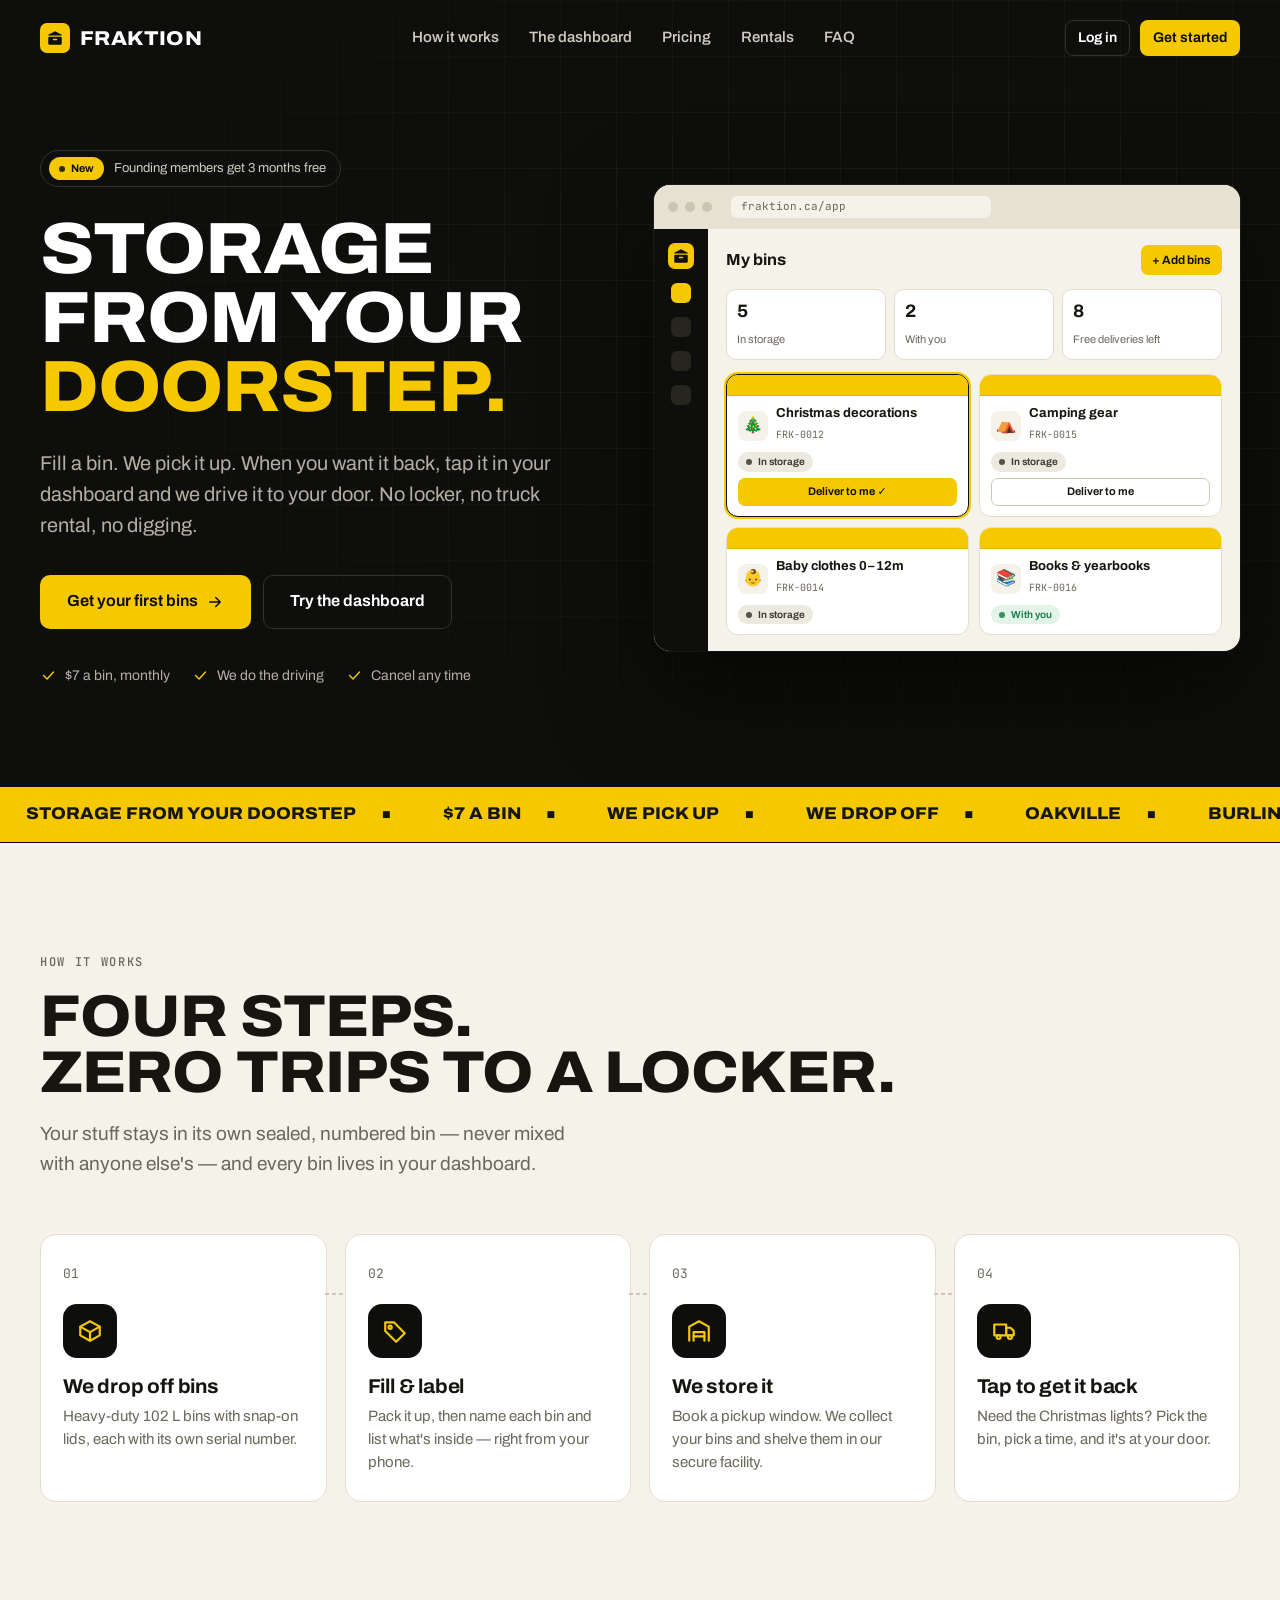
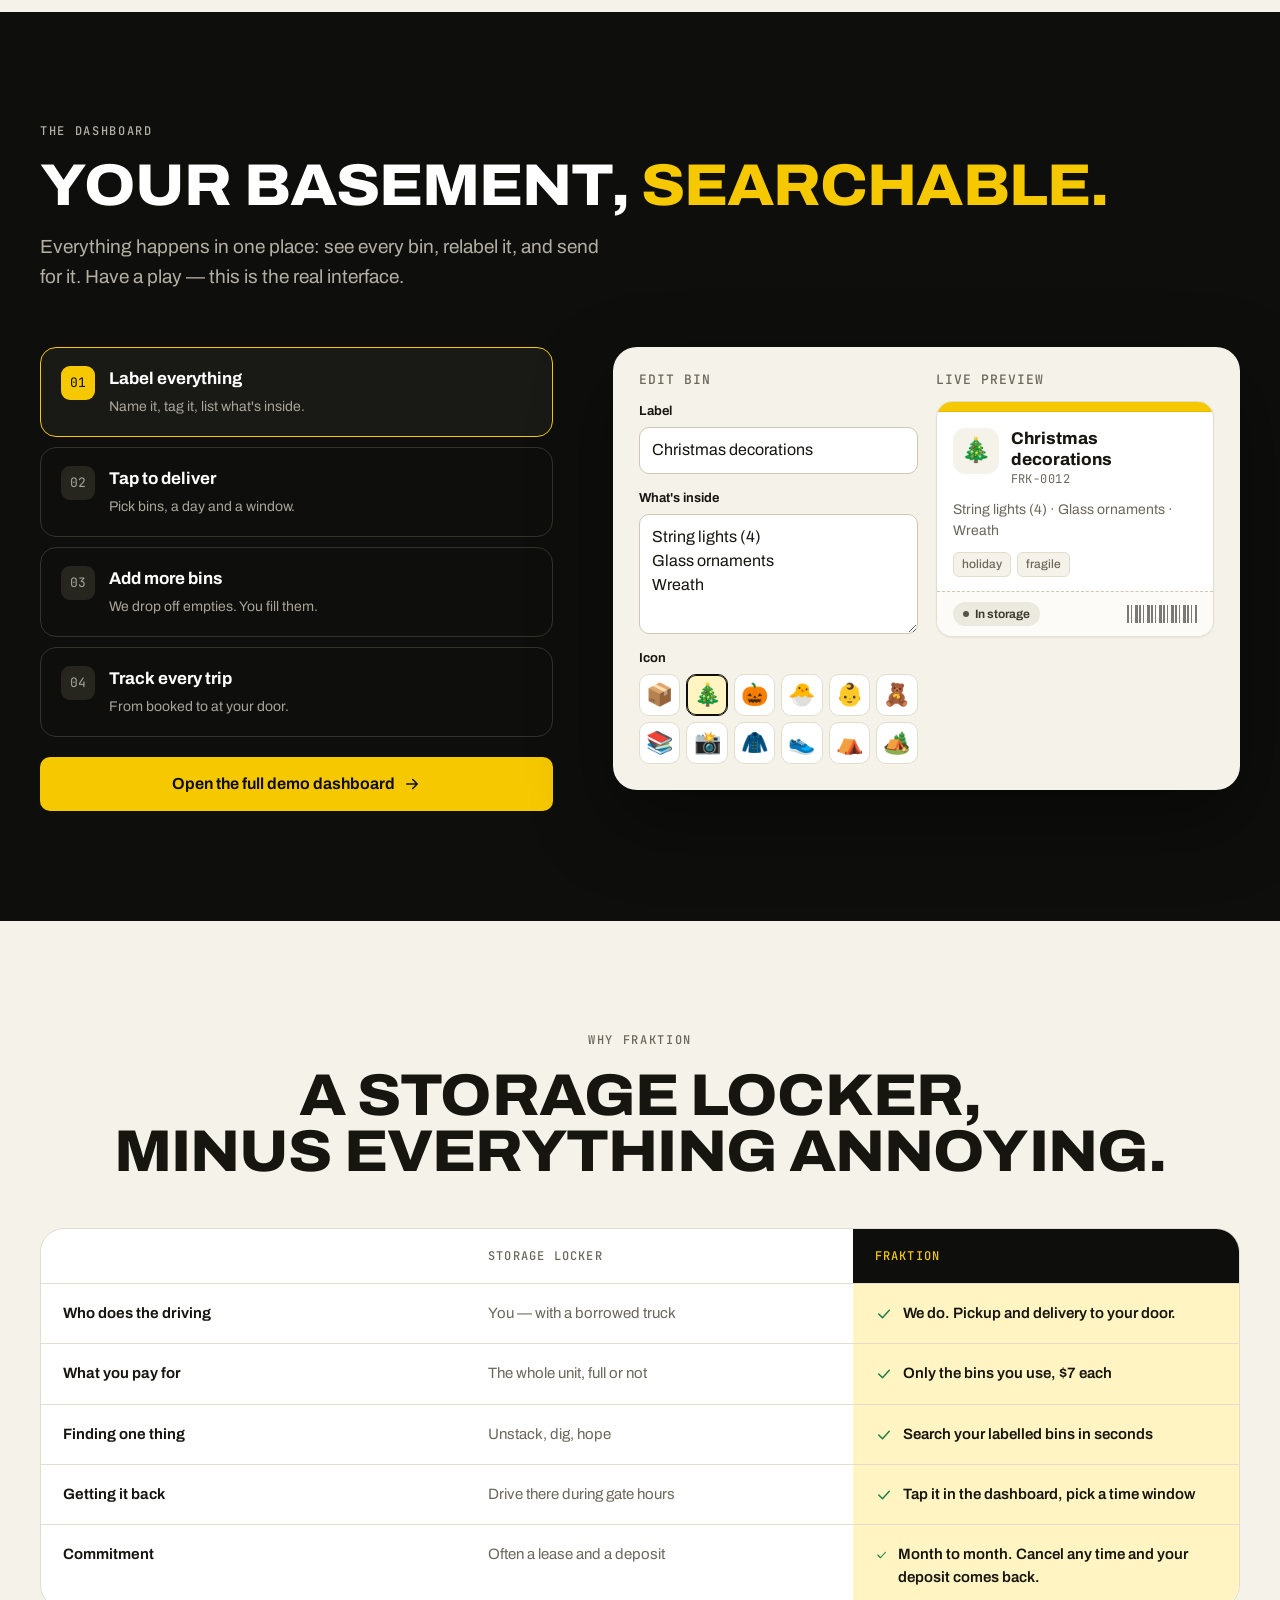
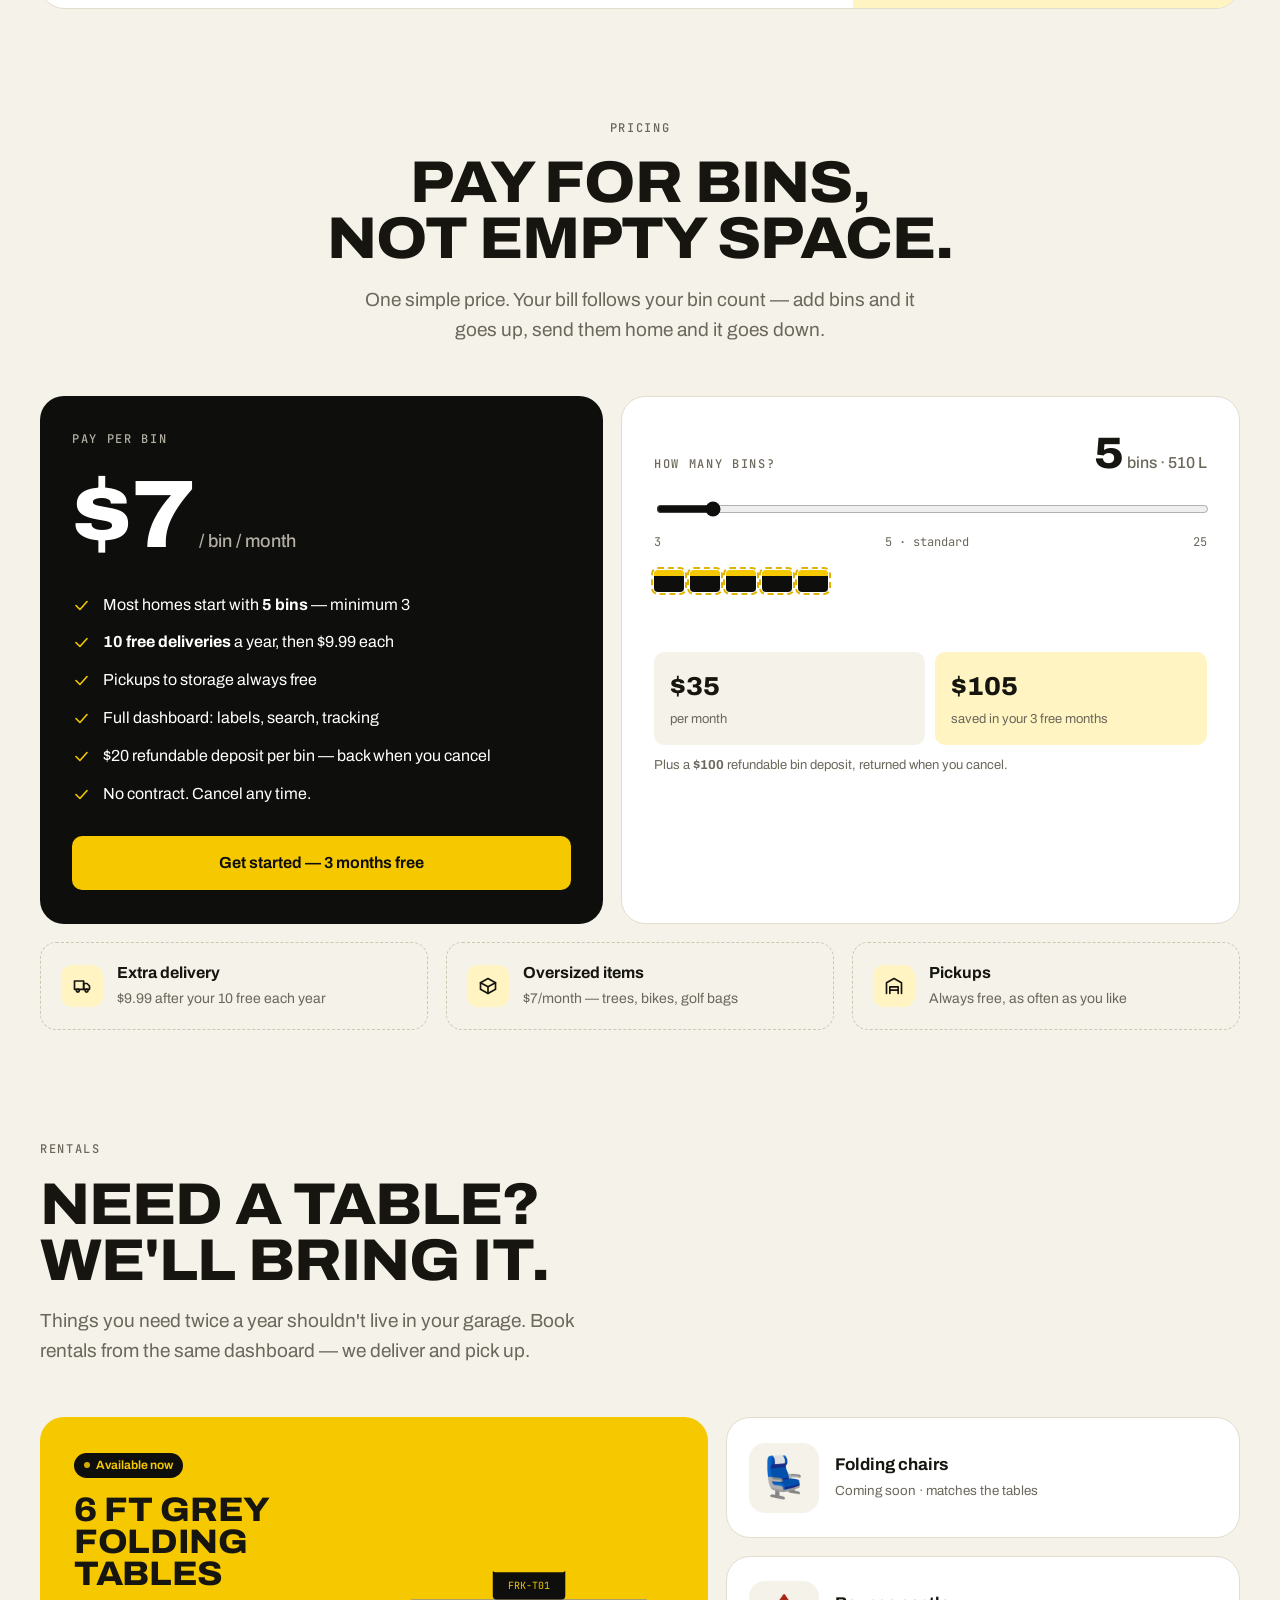
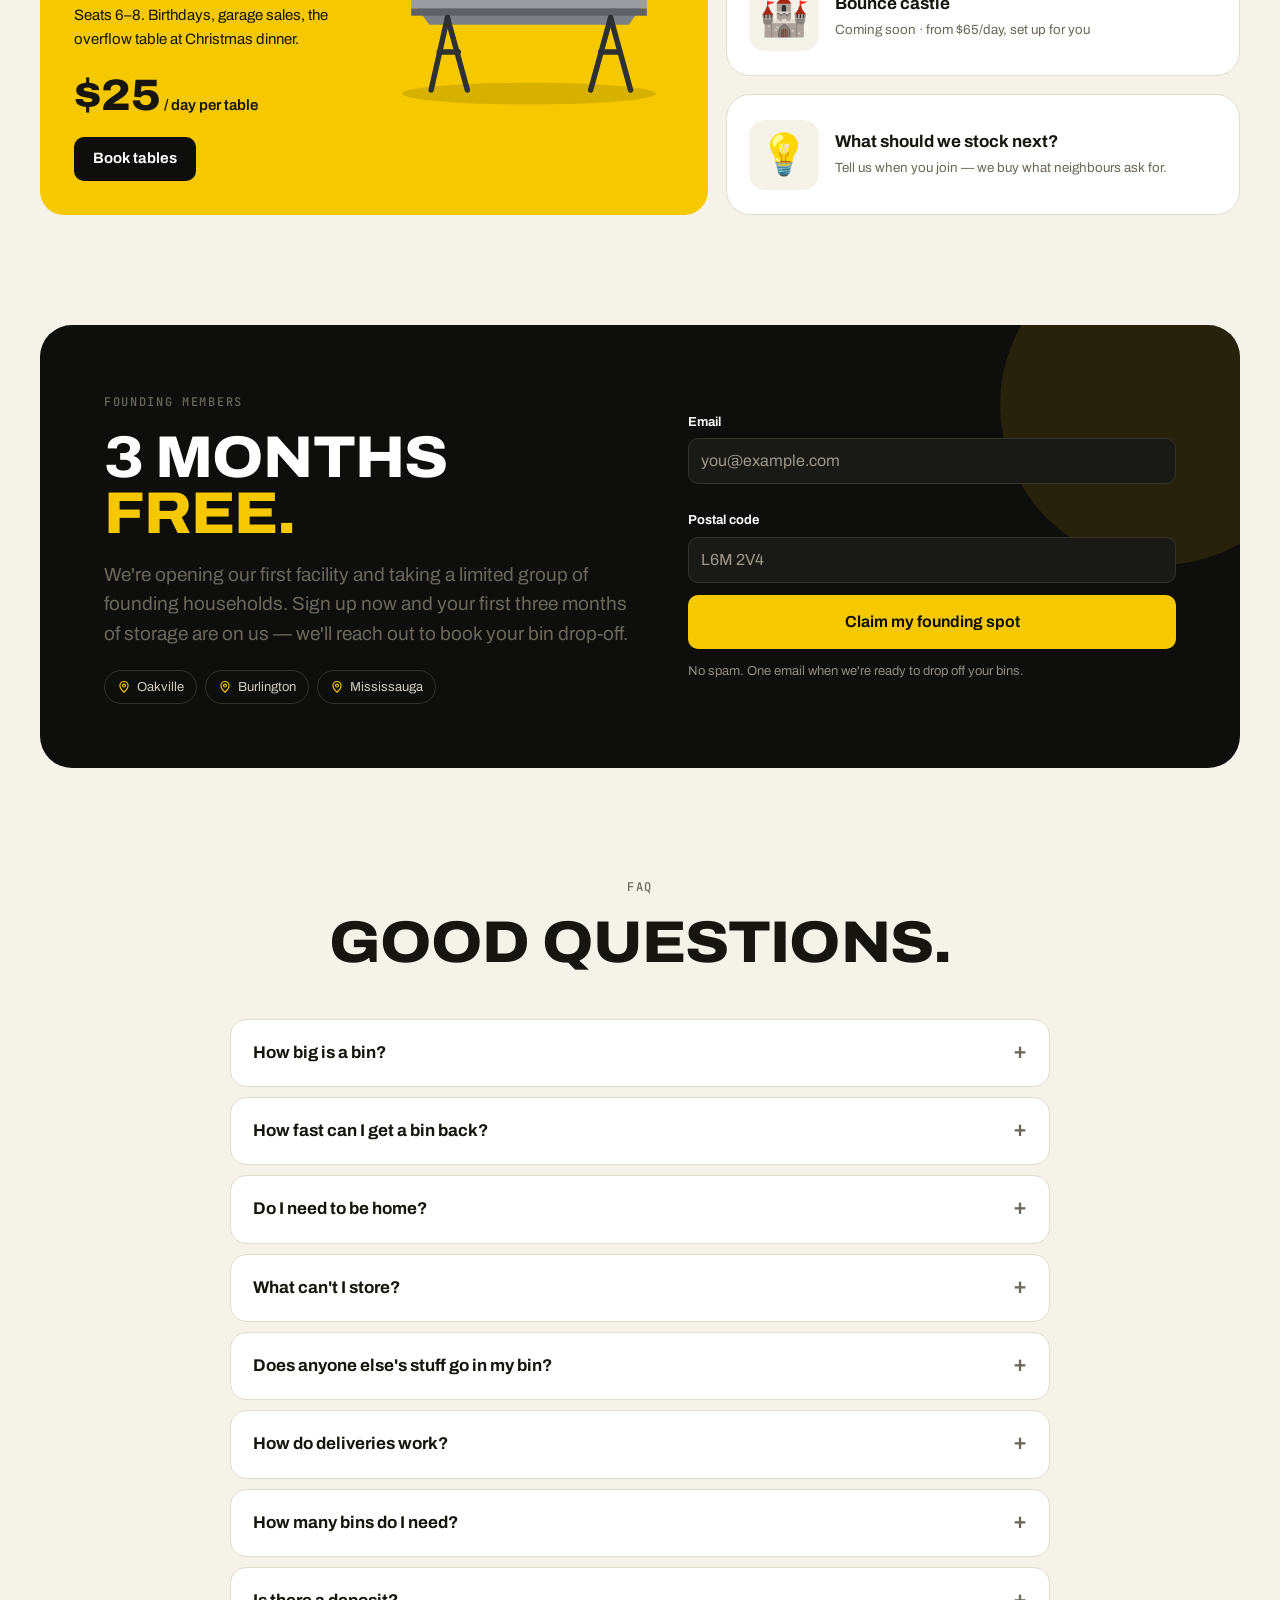
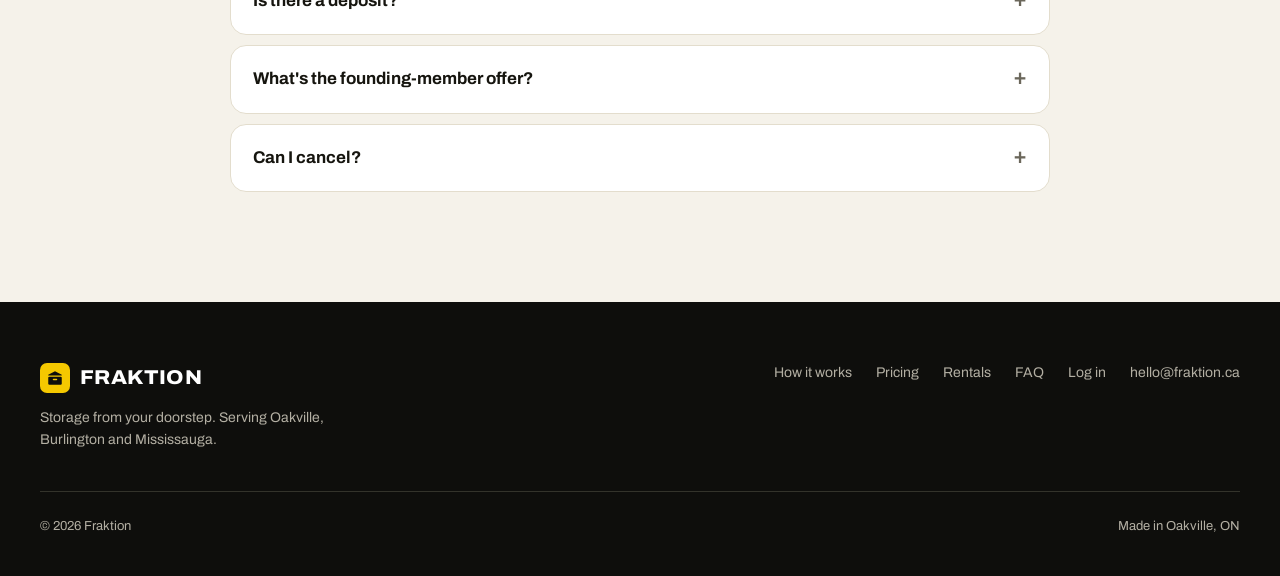
<file: index.html>
<!DOCTYPE html>
<html lang="en">
<head>
  <meta charset="UTF-8">
  <meta name="viewport" content="width=device-width, initial-scale=1">
  <title>Fraktion — Storage from your doorstep</title>
  <meta name="description" content="Fill a bin, we pick it up. Tap the app when you want it back and we drive it to your door. From $7 a bin. Oakville, Burlington and Mississauga.">
  <meta property="og:title" content="Fraktion — Storage from your doorstep">
  <meta property="og:description" content="Fill a bin. We pick it up. Tap to get it back. From $7/bin/month.">
  <link rel="icon" href="assets/img/favicon.svg" type="image/svg+xml">
  <link rel="preconnect" href="https://fonts.googleapis.com">
  <link rel="preconnect" href="https://fonts.gstatic.com" crossorigin>
  <link href="https://fonts.googleapis.com/css2?family=Archivo:wdth,wght@62..125,300..900&family=JetBrains+Mono:wght@400;500;600&display=swap" rel="stylesheet">
  <link rel="stylesheet" href="assets/css/fraktion.css?v=6">
  <style>
    .wrap { width: min(1200px, 100% - 40px); margin-inline: auto; }
    section { padding: 110px 0; }
    .h2 { font-size: clamp(32px, 4.6vw, 60px); }
    .lede { font-size: 19px; color: var(--muted); max-width: 560px; }
    .on-dark { background: var(--ink); color: #fff; }
    .on-dark .lede, .on-dark .eyebrow { color: #B3AFA3; }

    /* Nav */
    .site-nav { position: absolute; top: 0; left: 0; right: 0; z-index: 30; }
    .site-nav .wrap { display: flex; align-items: center; justify-content: space-between; height: 76px; }
    .site-nav .logo { color: #fff; }
    .nav-links { display: flex; align-items: center; gap: 30px; }
    .nav-links a { color: #CFCBBF; text-decoration: none; font-weight: 550; font-size: 15px; }
    .nav-links a:hover { color: #fff; }
    .nav-cta { display: flex; gap: 10px; }
    .nav-links .mobile-only { display: none; }
    .nav-links.open .mobile-only { display: block; color: var(--yellow); }
    .menu-btn { display: none; background: none; border: 1px solid var(--ink-line); color: #fff; border-radius: 9px; width: 42px; height: 42px; }

    /* Hero */
    .hero { position: relative; overflow: hidden; padding: 150px 0 100px; }
    .hero::before {
      content: ''; position: absolute; inset: 0; pointer-events: none;
      background-image: linear-gradient(rgba(255,255,255,.045) 1px, transparent 1px), linear-gradient(90deg, rgba(255,255,255,.045) 1px, transparent 1px);
      background-size: 56px 56px; mask-image: radial-gradient(ellipse at 70% 40%, #000 30%, transparent 75%);
    }
    .hero-grid { position: relative; display: grid; grid-template-columns: minmax(0, 1fr) minmax(0, 1.05fr); gap: 56px; align-items: center; }
    .hero-badge { display: inline-flex; align-items: center; gap: 10px; padding: 6px 14px 6px 8px; border: 1px solid var(--ink-line); border-radius: 999px; font-size: 13px; color: #CFCBBF; margin-bottom: 28px; }
    .hero-badge .pill { font-size: 11px; }
    .hero-copy { container-type: inline-size; min-width: 0; }
    .hero h1 { font-size: clamp(36px, 13cqi, 78px); }
    .hero h1 em { font-style: normal; color: var(--yellow); }
    .hero .lede { margin: 26px 0 34px; font-size: 20px; }
    .hero-ctas { display: flex; gap: 12px; flex-wrap: wrap; }
    .hero-proof { display: flex; gap: 22px; flex-wrap: wrap; margin-top: 36px; font-size: 14px; color: #B3AFA3; }
    .hero-proof span { display: inline-flex; align-items: center; gap: 8px; }
    .hero-proof svg { width: 17px; height: 17px; color: var(--yellow); }

    /* Browser-frame dashboard mockup */
    .mock { position: relative; }
    .frame { background: var(--paper); border-radius: 16px; overflow: hidden; box-shadow: 0 40px 100px rgba(0,0,0,.55), 0 0 0 1px rgba(255,255,255,.08); color: var(--text); }
    .frame-bar { display: flex; align-items: center; gap: 7px; padding: 11px 14px; background: #E6E1D3; }
    .frame-bar i { width: 10px; height: 10px; border-radius: 50%; background: #CBC4B1; }
    .frame-bar .url { margin-left: 12px; flex: 1; max-width: 260px; height: 22px; border-radius: 6px; background: #F5F2EA; font-family: var(--mono); font-size: 11px; color: var(--muted); display: flex; align-items: center; padding: 0 10px; }
    .frame-body { display: grid; grid-template-columns: 54px 1fr; min-height: 400px; }
    .frame-side { background: var(--ink); display: grid; align-content: start; justify-items: center; gap: 14px; padding: 14px 0; }
    .frame-side .logo-mark { width: 26px; height: 26px; }
    .frame-side i { width: 20px; height: 20px; border-radius: 6px; background: var(--ink-3); }
    .frame-side i.on { background: var(--yellow); }
    .frame-main { padding: 16px 18px; min-width: 0; }
    .frame-top { display: flex; justify-content: space-between; align-items: center; margin-bottom: 14px; gap: 10px; }
    .frame-top b { font-size: 16px; font-stretch: 104%; }
    .frame-top .btn { min-height: 30px; font-size: 12px; padding: 0 10px; border-radius: 7px; }
    .frame-stats { display: grid; grid-template-columns: repeat(3, 1fr); gap: 8px; margin-bottom: 14px; }
    .frame-stats div { background: #fff; border: 1px solid var(--line); border-radius: 10px; padding: 8px 10px; }
    .frame-stats b { display: block; font-size: 18px; font-stretch: 104%; }
    .frame-stats small { font-size: 11px; color: var(--muted); }
    .frame-bins { display: grid; grid-template-columns: repeat(2, 1fr); gap: 10px; }
    .mini-bin { background: #fff; border: 1px solid var(--line); border-radius: 12px; overflow: hidden; transition: box-shadow .3s, border-color .3s; }
    .mini-bin .bin-lid { height: 6px; }
    .mini-bin > div { padding: 10px 11px; display: grid; gap: 6px; }
    .mini-bin .row { display: flex; gap: 8px; align-items: center; }
    .mini-bin .em { width: 30px; height: 30px; border-radius: 8px; background: var(--paper); display: grid; place-items: center; font-size: 16px; }
    .mini-bin b { font-size: 13px; line-height: 1.2; display: block; }
    .mini-bin code { font-family: var(--mono); font-size: 10px; color: var(--muted); }
    .mini-bin .pill { font-size: 10px; padding: 2px 8px; justify-self: start; transition: background .3s, color .3s; }
    .mini-bin .go { justify-self: stretch; min-height: 28px; font-size: 11px; border-radius: 7px; padding: 0 8px; }
    .mini-bin.hot { border-color: var(--ink); box-shadow: 0 0 0 2px var(--yellow); }
    .float-card {
      position: absolute; background: #fff; color: var(--text); border-radius: 14px; box-shadow: 0 20px 50px rgba(0,0,0,.35);
      padding: 12px 14px; display: flex; gap: 12px; align-items: center; font-size: 13px;
      transition: opacity .4s var(--ease), transform .4s var(--ease);
    }
    .float-card .row-icon { width: 36px; height: 36px; background: var(--yellow); }
    .float-card b { display: block; font-size: 14px; }
    .float-card small { color: var(--muted); }
    .float-card.hide { opacity: 0; transform: translateY(10px); }
    .fc-1 { left: -34px; bottom: 54px; }
    .fc-2 { right: -22px; top: 86px; }

    /* Marquee */
    .ticker { background: var(--yellow); overflow: hidden; white-space: nowrap; border-block: 1px solid var(--ink); }
    .ticker-inner { display: inline-flex; animation: tick 34s linear infinite; }
    .ticker span { font-weight: 800; font-stretch: 108%; text-transform: uppercase; font-size: 17px; padding: 14px 26px; display: inline-flex; align-items: center; gap: 26px; }
    .ticker span::after { content: '■'; font-size: 9px; }
    @keyframes tick { to { transform: translateX(-50%); } }

    /* Steps */
    .steps { display: grid; grid-template-columns: repeat(4, 1fr); gap: 18px; margin-top: 56px; counter-reset: s; }
    .step { position: relative; padding: 26px 22px; background: var(--card); border: 1px solid var(--line); border-radius: var(--r-lg); }
    .step-num { font-family: var(--mono); font-size: 13px; color: var(--muted); }
    .step-icon { width: 54px; height: 54px; border-radius: 14px; background: var(--ink); color: var(--yellow); display: grid; place-items: center; margin: 18px 0 18px; }
    .step-icon svg { width: 26px; height: 26px; }
    .step h3 { font-size: 20px; font-stretch: 104%; margin-bottom: 8px; }
    .step p { color: var(--muted); font-size: 15px; }
    .step:not(:last-child)::after {
      content: ''; position: absolute; top: 58px; right: -19px; width: 20px; height: 2px;
      background: repeating-linear-gradient(90deg, var(--line-strong) 0 4px, transparent 4px 7px);
    }

    /* Dashboard showcase */
    .show-grid { display: grid; grid-template-columns: minmax(0, .9fr) minmax(0, 1.1fr); gap: 60px; align-items: start; margin-top: 56px; }
    .show-tabs { display: grid; gap: 10px; }
    .show-tab {
      text-align: left; display: grid; grid-template-columns: auto 1fr; gap: 4px 14px; padding: 18px 20px;
      background: transparent; border: 1px solid var(--ink-line); border-radius: var(--r-lg); color: #fff; cursor: pointer;
      transition: background .2s, border-color .2s;
    }
    .show-tab .n { grid-row: span 2; width: 34px; height: 34px; border-radius: 9px; display: grid; place-items: center; background: var(--ink-3); font-family: var(--mono); font-size: 13px; }
    .show-tab b { font-size: 17px; }
    .show-tab span { color: #A8A498; font-size: 14px; }
    .show-tab[aria-selected="true"] { background: var(--ink-2); border-color: var(--yellow); }
    .show-tab[aria-selected="true"] .n { background: var(--yellow); color: var(--ink); }
    .show-stage { background: var(--paper); color: var(--text); border-radius: var(--r-xl); padding: 26px; min-height: 440px; box-shadow: 0 30px 80px rgba(0,0,0,.4); }
    .show-panel[hidden] { display: none; }
    .show-panel { animation: rise .3s var(--ease); }
    .show-panel h4 { font-size: 13px; font-family: var(--mono); color: var(--muted); font-weight: 500; letter-spacing: .08em; text-transform: uppercase; margin-bottom: 14px; }
    .split2 { display: grid; grid-template-columns: 1fr 1fr; gap: 18px; align-items: start; }
    .price-calc { margin-top: 18px; padding: 16px; border-radius: var(--r); background: var(--ink); color: #fff; display: flex; justify-content: space-between; align-items: center; }
    .price-calc b { font-size: 28px; font-stretch: 104%; color: var(--yellow); }

    /* Compare */
    .compare { margin-top: 48px; border: 1px solid var(--line); border-radius: var(--r-xl); overflow: hidden; background: var(--card); }
    .compare-row { display: grid; grid-template-columns: 1.1fr 1fr 1fr; border-top: 1px solid var(--line); }
    .compare-row:first-child { border-top: 0; }
    .compare-row > div { padding: 18px 22px; font-size: 15px; }
    .compare-row > div:first-child { font-weight: 650; }
    .compare-row > div:nth-child(2) { color: var(--muted); }
    .compare-row > div:last-child { background: var(--yellow-soft); font-weight: 600; display: flex; gap: 10px; align-items: flex-start; }
    .compare-row > div:last-child svg { width: 18px; height: 18px; color: var(--green); flex-shrink: 0; margin-top: 3px; }
    .compare-head > div { font-family: var(--mono); font-size: 12px; text-transform: uppercase; letter-spacing: .1em; font-weight: 500 !important; color: var(--muted) !important; }
    .compare-head > div:last-child { background: var(--ink) !important; color: var(--yellow) !important; }

    /* Pricing */
    .price-wrap { display: grid; grid-template-columns: 1fr 1.1fr; gap: 18px; margin-top: 52px; align-items: stretch; }
    .price-card { display: flex; flex-direction: column; padding: 34px 32px; border-radius: var(--r-xl); background: var(--ink); color: #fff; }
    .price-card .eyebrow { color: #B3AFA3; }
    .price-big { font-size: clamp(64px, 8vw, 96px); font-weight: 800; font-stretch: 108%; line-height: 1; margin: 18px 0 6px; }
    .price-big small { font-size: 18px; font-weight: 500; font-stretch: 100%; color: #B3AFA3; }
    .price-card ul { list-style: none; padding: 0; margin: 24px 0 30px; display: grid; gap: 13px; font-size: 16px; }
    .price-card li { display: flex; gap: 12px; }
    .price-card li svg { width: 19px; height: 19px; color: var(--yellow); flex-shrink: 0; margin-top: 3px; }
    .price-card .btn { margin-top: auto; }
    .calc { padding: 34px 32px; border-radius: var(--r-xl); background: var(--card); border: 1px solid var(--line); display: flex; flex-direction: column; gap: 18px; }
    .calc-top { display: flex; justify-content: space-between; align-items: baseline; gap: 12px; flex-wrap: wrap; }
    .calc-bins { font-size: 44px; font-weight: 800; font-stretch: 108%; line-height: 1; }
    .calc-bins small { font-size: 16px; font-weight: 500; color: var(--muted); font-stretch: 100%; }
    .calc input[type=range] { width: 100%; accent-color: var(--ink); height: 28px; }
    .calc-scale { display: flex; justify-content: space-between; font-family: var(--mono); font-size: 12px; color: var(--muted); margin-top: -10px; }
    .calc-stack { display: flex; flex-wrap: wrap; gap: 6px; min-height: 64px; align-content: flex-start; }
    .calc-stack i { width: 30px; height: 22px; border-radius: 4px; background: var(--ink); border-top: 6px solid var(--yellow); }
    .calc-stack i.std { outline: 2px dashed var(--yellow-deep); outline-offset: 1px; }
    .calc-total { display: grid; grid-template-columns: 1fr 1fr; gap: 10px; }
    .calc-dep { font-size: 13px; color: var(--muted); margin-top: -8px; }
    .calc-total div { padding: 14px 16px; border-radius: var(--r); background: var(--paper); }
    .calc-total b { display: block; font-size: 26px; font-weight: 800; font-stretch: 104%; }
    .calc-total span { font-size: 13px; color: var(--muted); }
    .calc-total .free { background: var(--yellow-soft); }
    .addons { display: grid; grid-template-columns: repeat(3, 1fr); gap: 18px; margin-top: 18px; }
    .addon { display: flex; gap: 14px; align-items: center; padding: 18px 20px; border: 1px dashed var(--line-strong); border-radius: var(--r-lg); }
    .addon .row-icon { background: var(--yellow-soft); }
    .addon b { display: block; }
    .addon small { color: var(--muted); font-size: 14px; }

    /* Rentals */
    .rent-grid { display: grid; grid-template-columns: 1.3fr 1fr; gap: 18px; margin-top: 52px; }
    .rent-hero { position: relative; display: grid; grid-template-columns: 1fr 1fr; align-items: center; gap: 20px; padding: 34px; border-radius: var(--r-xl); background: var(--yellow); overflow: hidden; }
    .rent-hero h3 { font-size: 34px; font-stretch: 108%; text-transform: uppercase; font-weight: 800; line-height: .95; }
    .rent-hero p { margin: 14px 0 22px; font-size: 15px; }
    .rent-hero .price { font-size: 44px; font-weight: 800; font-stretch: 108%; line-height: 1; }
    .rent-hero .price small { font-size: 15px; font-stretch: 100%; font-weight: 600; }
    .table-art { width: 100%; height: auto; }
    .rent-side { display: grid; gap: 18px; }
    .rent-mini { display: flex; gap: 16px; align-items: center; padding: 22px; border-radius: var(--r-xl); background: var(--card); border: 1px solid var(--line); }
    .rent-mini .big { font-size: 40px; width: 70px; height: 70px; display: grid; place-items: center; border-radius: 16px; background: var(--paper); flex-shrink: 0; }
    .rent-mini b { display: block; font-size: 17px; }
    .rent-mini small { color: var(--muted); }

    /* Founding members */
    .founding { background: var(--ink); color: #fff; border-radius: 32px; padding: 64px; display: grid; grid-template-columns: 1.1fr 1fr; gap: 48px; align-items: center; position: relative; overflow: hidden; }
    .founding::after { content: ''; position: absolute; right: -80px; top: -80px; width: 320px; height: 320px; border-radius: 50%; background: var(--yellow); opacity: .1; }
    .founding .h2 em { font-style: normal; color: var(--yellow); }
    .wl-form { display: grid; gap: 12px; position: relative; z-index: 1; }
    .wl-form .field-row { margin-top: 0; }
    .areas { display: flex; gap: 8px; flex-wrap: wrap; margin-top: 22px; }
    .areas span { border: 1px solid var(--ink-line); border-radius: 999px; padding: 6px 12px; font-size: 13px; display: inline-flex; gap: 6px; align-items: center; color: #CFCBBF; }
    .areas svg { width: 14px; height: 14px; color: var(--yellow); }
    .wl-done { display: none; padding: 20px; border-radius: var(--r-lg); background: var(--ink-2); border: 1px solid var(--yellow); }
    .wl-done.show { display: block; }

    /* FAQ */
    .faq { max-width: 820px; margin: 48px auto 0; display: grid; gap: 10px; }
    .faq details { background: var(--card); border: 1px solid var(--line); border-radius: var(--r-lg); }
    .faq summary { cursor: pointer; list-style: none; padding: 20px 22px; font-weight: 700; font-size: 17px; display: flex; justify-content: space-between; gap: 16px; }
    .faq summary::-webkit-details-marker { display: none; }
    .faq summary::after { content: '+'; font-size: 22px; line-height: 1; color: var(--muted); transition: transform .2s; }
    .faq details[open] summary::after { transform: rotate(45deg); }
    .faq details p { padding: 0 22px 20px; color: var(--muted); }

    footer { background: var(--ink); color: #B3AFA3; padding: 60px 0 40px; font-size: 14px; }
    .foot { display: flex; justify-content: space-between; gap: 30px; flex-wrap: wrap; }
    .foot .logo { color: #fff; }
    .foot-links { display: flex; gap: 24px; flex-wrap: wrap; }
    .foot-links a { text-decoration: none; }
    .foot-links a:hover { color: #fff; }
    .foot-bottom { margin-top: 40px; padding-top: 24px; border-top: 1px solid var(--ink-line); display: flex; justify-content: space-between; flex-wrap: wrap; gap: 12px; font-size: 13px; }

    .center { text-align: center; }
    .center .lede { margin-inline: auto; }
    .section-intro { display: grid; gap: 18px; }

    @media (max-width: 1020px) {
      .hero-grid, .show-grid, .founding, .rent-grid { grid-template-columns: 1fr; }
      .mock { max-width: 640px; }
      .fc-1 { left: 10px; } .fc-2 { right: 10px; }
      .steps { grid-template-columns: repeat(2, 1fr); }
      .step::after { display: none; }
      .price-wrap { grid-template-columns: 1fr; }
      .addons { grid-template-columns: 1fr; max-width: 520px; }
    }
    @media (max-width: 760px) {
      section { padding: 76px 0; }
      .nav-links, .nav-cta .btn-ghost-dark { display: none; }
      .menu-btn { display: grid; place-items: center; }
      .nav-links.open { display: grid; position: absolute; top: 70px; left: 16px; right: 16px; background: var(--ink-2); border: 1px solid var(--ink-line); border-radius: 14px; padding: 16px; gap: 14px; }
      .hero { padding-top: 120px; }
      .hero .lede { font-size: 18px; }
      .frame-body { grid-template-columns: 1fr; min-height: 0; }
      .frame-side { display: none; }
      .float-card { display: none; }
      .steps { grid-template-columns: 1fr; }
      .split2 { grid-template-columns: 1fr; }
      .show-stage { padding: 18px; }
      .compare-row { grid-template-columns: 1fr 1fr; }
      .compare-row > div:first-child { grid-column: 1 / -1; padding-bottom: 0; }
      .compare-head > div:first-child { display: none; }
      .rent-hero { grid-template-columns: 1fr; padding: 26px; }
      .founding { padding: 34px 22px; border-radius: 24px; }
    }
  </style>
</head>
<body>

<header class="site-nav">
  <div class="wrap">
    <a class="logo" href="/" aria-label="Fraktion home"><span class="logo-mark" data-icon="logo"></span>Fraktion</a>
    <nav class="nav-links" id="nav-links" aria-label="Main">
      <a href="#how">How it works</a>
      <a href="#dashboard">The dashboard</a>
      <a href="#pricing">Pricing</a>
      <a href="#rentals">Rentals</a>
      <a href="#faq">FAQ</a>
      <a href="auth.html" class="mobile-only">Log in</a>
    </nav>
    <div class="nav-cta">
      <a href="auth.html" class="btn btn-ghost-dark btn-sm">Log in</a>
      <a href="auth.html?mode=signup" class="btn btn-primary btn-sm">Get started</a>
      <button class="menu-btn" aria-label="Open menu" aria-expanded="false" aria-controls="nav-links">☰</button>
    </div>
  </div>
</header>

<main>
  <!-- HERO -->
  <section class="hero on-dark">
    <div class="wrap hero-grid">
      <div class="hero-copy">
        <div class="hero-badge"><span class="pill pill-yellow">New</span> Founding members get 3 months free</div>
        <h1 class="display">Storage from your <em>doorstep.</em></h1>
        <p class="lede">Fill a bin. We pick it up. When you want it back, tap it in your dashboard and we drive it to your door. No locker, no truck rental, no digging.</p>
        <div class="hero-ctas">
          <a href="auth.html?mode=signup" class="btn btn-primary btn-lg">Get your first bins <span data-icon="arrowRight"></span></a>
          <a href="app.html?demo=1" class="btn btn-ghost-dark btn-lg">Try the dashboard</a>
        </div>
        <div class="hero-proof">
          <span data-icon-before="check">$7 a bin, monthly</span>
          <span data-icon-before="check">We do the driving</span>
          <span data-icon-before="check">Cancel any time</span>
        </div>
      </div>

      <div class="mock" aria-hidden="true">
        <div class="frame">
          <div class="frame-bar"><i></i><i></i><i></i><span class="url">fraktion.ca/app</span></div>
          <div class="frame-body">
            <div class="frame-side"><span class="logo-mark" data-icon="logo"></span><i class="on"></i><i></i><i></i><i></i></div>
            <div class="frame-main">
              <div class="frame-top"><b>My bins</b><span class="btn btn-primary">+ Add bins</span></div>
              <div class="frame-stats">
                <div><b>5</b><small>In storage</small></div>
                <div><b>2</b><small>With you</small></div>
                <div><b id="mock-credits">8</b><small>Free deliveries left</small></div>
              </div>
              <div class="frame-bins">
                <div class="mini-bin" id="mock-hot"><div class="bin-lid"></div><div>
                  <div class="row"><span class="em">🎄</span><span><b>Christmas decorations</b><code>FRK-0012</code></span></div>
                  <span class="pill pill-stored" id="mock-pill">In storage</span>
                  <span class="btn btn-dark go" id="mock-btn">Deliver to me</span>
                </div></div>
                <div class="mini-bin"><div class="bin-lid"></div><div>
                  <div class="row"><span class="em">⛺</span><span><b>Camping gear</b><code>FRK-0015</code></span></div>
                  <span class="pill pill-stored">In storage</span>
                  <span class="btn btn-ghost go">Deliver to me</span>
                </div></div>
                <div class="mini-bin"><div class="bin-lid"></div><div>
                  <div class="row"><span class="em">👶</span><span><b>Baby clothes 0–12m</b><code>FRK-0014</code></span></div>
                  <span class="pill pill-stored">In storage</span>
                </div></div>
                <div class="mini-bin"><div class="bin-lid"></div><div>
                  <div class="row"><span class="em">📚</span><span><b>Books &amp; yearbooks</b><code>FRK-0016</code></span></div>
                  <span class="pill pill-home">With you</span>
                </div></div>
              </div>
            </div>
          </div>
        </div>
        <div class="float-card fc-1 hide" id="mock-toast"><span class="row-icon" data-icon="calendar"></span><div><b>Delivery booked</b><small>Thursday · 12pm – 4pm</small></div></div>
        <div class="float-card fc-2 hide" id="mock-driver"><span class="row-icon" data-icon="truck"></span><div><b>Driver on the way</b><small>Arriving in about 15 min</small></div></div>
      </div>
    </div>
  </section>

  <div class="ticker" aria-hidden="true"><div class="ticker-inner">
    <span>Storage from your doorstep</span><span>$7 a bin</span><span>We pick up</span><span>We drop off</span><span>Oakville</span><span>Burlington</span><span>Mississauga</span><span>Folding table rentals</span>
    <span>Storage from your doorstep</span><span>$7 a bin</span><span>We pick up</span><span>We drop off</span><span>Oakville</span><span>Burlington</span><span>Mississauga</span><span>Folding table rentals</span>
  </div></div>

  <!-- HOW IT WORKS -->
  <section id="how">
    <div class="wrap">
      <div class="section-intro">
        <span class="eyebrow">How it works</span>
        <h2 class="display h2">Four steps. <br>Zero trips to a locker.</h2>
        <p class="lede">Your stuff stays in its own sealed, numbered bin — never mixed with anyone else's — and every bin lives in your dashboard.</p>
      </div>
      <div class="steps">
        <div class="step"><span class="step-num">01</span><div class="step-icon" data-icon="box"></div><h3>We drop off bins</h3><p>Heavy-duty 102 L bins with snap-on lids, each with its own serial number.</p></div>
        <div class="step"><span class="step-num">02</span><div class="step-icon" data-icon="tag"></div><h3>Fill &amp; label</h3><p>Pack it up, then name each bin and list what's inside — right from your phone.</p></div>
        <div class="step"><span class="step-num">03</span><div class="step-icon" data-icon="warehouse"></div><h3>We store it</h3><p>Book a pickup window. We collect your bins and shelve them in our secure facility.</p></div>
        <div class="step"><span class="step-num">04</span><div class="step-icon" data-icon="truck"></div><h3>Tap to get it back</h3><p>Need the Christmas lights? Pick the bin, pick a time, and it's at your door.</p></div>
      </div>
    </div>
  </section>

  <!-- DASHBOARD SHOWCASE -->
  <section id="dashboard" class="on-dark">
    <div class="wrap">
      <div class="section-intro">
        <span class="eyebrow">The dashboard</span>
        <h2 class="display h2">Your basement, <span style="color:var(--yellow)">searchable.</span></h2>
        <p class="lede">Everything happens in one place: see every bin, relabel it, and send for it. Have a play — this is the real interface.</p>
      </div>

      <div class="show-grid">
        <div class="show-tabs" role="tablist" aria-label="Dashboard features">
          <button class="show-tab" role="tab" aria-selected="true" aria-controls="p-label" id="t-label"><span class="n">01</span><b>Label everything</b><span>Name it, tag it, list what's inside.</span></button>
          <button class="show-tab" role="tab" aria-selected="false" aria-controls="p-deliver" id="t-deliver"><span class="n">02</span><b>Tap to deliver</b><span>Pick bins, a day and a window.</span></button>
          <button class="show-tab" role="tab" aria-selected="false" aria-controls="p-add" id="t-add"><span class="n">03</span><b>Add more bins</b><span>We drop off empties. You fill them.</span></button>
          <button class="show-tab" role="tab" aria-selected="false" aria-controls="p-track" id="t-track"><span class="n">04</span><b>Track every trip</b><span>From booked to at your door.</span></button>
          <a href="app.html?demo=1" class="btn btn-primary btn-lg" style="margin-top:10px">Open the full demo dashboard <span data-icon="arrowRight"></span></a>
        </div>

        <div class="show-stage">
          <!-- Label -->
          <div class="show-panel" role="tabpanel" id="p-label" aria-labelledby="t-label">
            <div class="split2">
              <div>
                <h4>Edit bin</h4>
                <div class="field"><label class="label" for="demo-label">Label</label><input class="input" id="demo-label" value="Christmas decorations" maxlength="40"></div>
                <div class="field"><label class="label" for="demo-contents">What's inside</label><textarea class="textarea" id="demo-contents" style="min-height:120px">String lights (4)
Glass ornaments
Wreath</textarea></div>
                <div class="field"><span class="label">Icon</span>
                  <div class="emoji-grid" id="demo-emoji" style="grid-template-columns:repeat(6,1fr)"></div>
                </div>
              </div>
              <div>
                <h4>Live preview</h4>
                <article class="bin-card">
                  <div class="bin-lid"></div>
                  <div class="bin-body">
                    <div class="bin-head"><div class="bin-emoji" id="pv-emoji">🎄</div><div><div class="bin-title" id="pv-label">Christmas decorations</div><div class="bin-code">FRK-0012</div></div></div>
                    <div class="bin-contents" id="pv-contents"></div>
                    <div class="bin-tags"><span class="tag">holiday</span><span class="tag">fragile</span></div>
                  </div>
                  <div class="bin-foot"><span class="pill pill-stored">In storage</span><span class="bin-barcode"></span></div>
                </article>
              </div>
            </div>
          </div>

          <!-- Deliver -->
          <div class="show-panel" role="tabpanel" id="p-deliver" aria-labelledby="t-deliver" hidden>
            <h4>Request delivery · 2 bins</h4>
            <div class="list" style="margin-bottom:18px">
              <div class="row-card" style="padding:10px 14px"><span class="bin-emoji" style="width:38px;height:38px;font-size:20px">🎄</span><div><div class="row-title">Christmas decorations</div><div class="row-meta mono">FRK-0012</div></div><span class="pill pill-stored">In storage</span></div>
              <div class="row-card" style="padding:10px 14px"><span class="bin-emoji" style="width:38px;height:38px;font-size:20px">🌲</span><div><div class="row-title">Christmas tree (7 ft)</div><div class="row-meta mono">FRK-0018</div></div><span class="pill pill-stored">In storage</span></div>
            </div>
            <div class="field"><span class="label">Day</span><div id="demo-days"></div></div>
            <div class="field"><span class="label">Time window</span><div id="demo-windows"></div></div>
            <div class="modal-summary"><span><b>Free</b> — 9 of 10 free deliveries left this year</span><button type="button" class="btn btn-dark btn-sm" id="demo-book">Book delivery</button></div>
          </div>

          <!-- Add bins -->
          <div class="show-panel" role="tabpanel" id="p-add" aria-labelledby="t-add" hidden>
            <h4>Get more bins</h4>
            <div class="split2" style="align-items:center">
              <div>
                <p style="color:var(--muted);margin-bottom:16px">We drop off empty bins on your schedule. Fill them at your own pace, then book a pickup.</p>
                <div class="stepper"><button type="button" id="add-minus" aria-label="Fewer bins">−</button><output id="add-qty">3</output><button type="button" id="add-plus" aria-label="More bins">+</button></div>
              </div>
              <div style="display:grid;gap:10px;justify-items:center">
                <div id="add-stack" style="display:grid;gap:6px;width:180px"></div>
              </div>
            </div>
            <div class="price-calc"><span>Added to your monthly bill</span><span><b id="add-price">$21</b> / month</span></div>
          </div>

          <!-- Track -->
          <div class="show-panel" role="tabpanel" id="p-track" aria-labelledby="t-track" hidden>
            <h4>Your requests</h4>
            <div class="card card-pad">
              <div style="display:flex;justify-content:space-between;gap:10px;align-items:center;flex-wrap:wrap">
                <div><div class="row-title">Delivery to you · 2 bins</div><div class="row-meta">Thu · 12pm – 4pm · 1234 Glen Abbey Gate</div></div>
                <span class="pill pill-transit" id="track-pill">On the way</span>
              </div>
              <div class="tracker" id="demo-tracker">
                <div class="tracker-step done">Requested</div><div class="tracker-step done">Scheduled</div><div class="tracker-step current">On the way</div><div class="tracker-step">Delivered</div>
              </div>
            </div>
            <div class="row-card" style="margin-top:12px"><span class="row-icon" data-icon="warehouse"></span><div><div class="row-title">Pickup to storage · 1 bin</div><div class="row-meta">Completed Nov 4</div></div><span class="pill pill-done">Completed</span></div>
            <div class="row-card" style="margin-top:10px"><span class="row-icon" data-icon="box"></span><div><div class="row-title">New empty bins · 4</div><div class="row-meta">Completed Oct 28</div></div><span class="pill pill-done">Completed</span></div>
          </div>
        </div>
      </div>
    </div>
  </section>

  <!-- COMPARE -->
  <section>
    <div class="wrap">
      <div class="section-intro center">
        <span class="eyebrow">Why Fraktion</span>
        <h2 class="display h2">A storage locker, <br>minus everything annoying.</h2>
      </div>
      <div class="compare">
        <div class="compare-row compare-head"><div></div><div>Storage locker</div><div>Fraktion</div></div>
        <div class="compare-row"><div>Who does the driving</div><div>You — with a borrowed truck</div><div><span data-icon="check"></span>We do. Pickup and delivery to your door.</div></div>
        <div class="compare-row"><div>What you pay for</div><div>The whole unit, full or not</div><div><span data-icon="check"></span>Only the bins you use, $7 each</div></div>
        <div class="compare-row"><div>Finding one thing</div><div>Unstack, dig, hope</div><div><span data-icon="check"></span>Search your labelled bins in seconds</div></div>
        <div class="compare-row"><div>Getting it back</div><div>Drive there during gate hours</div><div><span data-icon="check"></span>Tap it in the dashboard, pick a time window</div></div>
        <div class="compare-row"><div>Commitment</div><div>Often a lease and a deposit</div><div><span data-icon="check"></span>Month to month. Cancel any time and your deposit comes back.</div></div>
      </div>
    </div>
  </section>

  <!-- PRICING -->
  <section id="pricing" style="padding-top:0">
    <div class="wrap">
      <div class="section-intro center">
        <span class="eyebrow">Pricing</span>
        <h2 class="display h2">Pay for bins, <br>not empty space.</h2>
        <p class="lede">One simple price. Your bill follows your bin count — add bins and it goes up, send them home and it goes down.</p>
      </div>
      <div class="price-wrap">
        <div class="price-card">
          <span class="eyebrow">Pay per bin</span>
          <div class="price-big">$7<small> / bin / month</small></div>
          <ul>
            <li><span data-icon="check"></span><span>Most homes start with <b>5 bins</b> — minimum 3</span></li>
            <li><span data-icon="check"></span><span><b>10 free deliveries</b> a year, then $9.99 each</span></li>
            <li><span data-icon="check"></span><span>Pickups to storage always free</span></li>
            <li><span data-icon="check"></span><span>Full dashboard: labels, search, tracking</span></li>
            <li><span data-icon="check"></span><span>$20 refundable deposit per bin — back when you cancel</span></li>
            <li><span data-icon="check"></span><span>No contract. Cancel any time.</span></li>
          </ul>
          <a class="btn btn-primary btn-lg btn-block" href="auth.html?mode=signup">Get started — 3 months free</a>
        </div>
        <div class="calc">
          <div class="calc-top"><span class="eyebrow">How many bins?</span><span class="calc-bins"><output id="calc-n">5</output><small> bins · <span id="calc-l">510</span> L</small></span></div>
          <input type="range" id="calc-range" min="3" max="25" value="5" aria-label="Number of bins">
          <div class="calc-scale"><span>3</span><span>5 · standard</span><span>25</span></div>
          <div class="calc-stack" id="calc-stack" aria-hidden="true"></div>
          <div class="calc-total">
            <div><b id="calc-m">$35</b><span>per month</span></div>
            <div class="free"><b id="calc-s">$105</b><span>saved in your 3 free months</span></div>
          </div>
          <p class="calc-dep">Plus a <b id="calc-d">$100</b> refundable bin deposit, returned when you cancel.</p>
        </div>
      </div>
      <div class="addons">
        <div class="addon"><span class="row-icon" data-icon="truck"></span><div><b>Extra delivery</b><small>$9.99 after your 10 free each year</small></div></div>
        <div class="addon"><span class="row-icon" data-icon="box"></span><div><b>Oversized items</b><small>$7/month — trees, bikes, golf bags</small></div></div>
        <div class="addon"><span class="row-icon" data-icon="warehouse"></span><div><b>Pickups</b><small>Always free, as often as you like</small></div></div>
      </div>
    </div>
  </section>

  <!-- RENTALS -->
  <section id="rentals" style="padding-top:0">
    <div class="wrap">
      <div class="section-intro">
        <span class="eyebrow">Rentals</span>
        <h2 class="display h2">Need a table? <br>We'll bring it.</h2>
        <p class="lede">Things you need twice a year shouldn't live in your garage. Book rentals from the same dashboard — we deliver and pick up.</p>
      </div>
      <div class="rent-grid">
        <div class="rent-hero">
          <div>
            <span class="pill" style="background:var(--ink);color:var(--yellow)">Available now</span>
            <h3 style="margin-top:16px">6 ft grey<br>folding tables</h3>
            <p>Seats 6–8. Birthdays, garage sales, the overflow table at Christmas dinner.</p>
            <div class="price">$25<small> / day per table</small></div>
            <a href="auth.html?mode=signup&next=rentals" class="btn btn-dark" style="margin-top:20px">Book tables</a>
          </div>
          <svg class="table-art" viewBox="0 0 320 220" aria-hidden="true">
            <ellipse cx="160" cy="196" rx="140" ry="12" fill="rgba(0,0,0,.12)"/>
            <path d="M30 92 L290 92 L270 120 L50 120 Z" fill="#7C7F84"/>
            <path d="M30 92 L290 92 L290 102 L30 102 Z" fill="#9A9DA2"/>
            <rect x="30" y="102" width="260" height="8" fill="#5E6166"/>
            <g stroke="#2E3034" stroke-width="6" stroke-linecap="round" fill="none">
              <path d="M70 112 L52 192"/><path d="M70 112 L92 192"/>
              <path d="M250 112 L228 192"/><path d="M250 112 L272 192"/>
              <path d="M61 150 L82 150"/><path d="M239 150 L260 150"/>
            </g>
            <rect x="120" y="58" width="80" height="34" rx="4" fill="#0E0E0C"/>
            <rect x="120" y="54" width="80" height="8" rx="3" fill="#F5C800"/>
            <text x="160" y="80" font-family="JetBrains Mono, monospace" font-size="11" fill="#F5C800" text-anchor="middle">FRK-T01</text>
          </svg>
        </div>
        <div class="rent-side">
          <div class="rent-mini"><span class="big">💺</span><div><b>Folding chairs</b><small>Coming soon · matches the tables</small></div></div>
          <div class="rent-mini"><span class="big">🏰</span><div><b>Bounce castle</b><small>Coming soon · from $65/day, set up for you</small></div></div>
          <div class="rent-mini"><span class="big">💡</span><div><b>What should we stock next?</b><small>Tell us when you join — we buy what neighbours ask for.</small></div></div>
        </div>
      </div>
    </div>
  </section>

  <!-- FOUNDING MEMBERS -->
  <section id="join" style="padding-top:0">
    <div class="wrap">
      <div class="founding">
        <div>
          <span class="eyebrow">Founding members</span>
          <h2 class="display h2" style="margin-top:16px">3 months <em>free.</em></h2>
          <p class="lede" style="margin-top:18px">We're opening our first facility and taking a limited group of founding households. Sign up now and your first three months of storage are on us — we'll reach out to book your bin drop-off.</p>
          <div class="areas"><span data-icon-before="pin">Oakville</span><span data-icon-before="pin">Burlington</span><span data-icon-before="pin">Mississauga</span></div>
        </div>
        <div>
          <form class="wl-form" id="wl-form">
            <div class="field"><label class="label" for="wl-email" style="color:#fff">Email</label><input class="input input-dark" id="wl-email" name="email" type="email" required placeholder="you@example.com" autocomplete="email"></div>
            <div class="field"><label class="label" for="wl-postal" style="color:#fff">Postal code</label><input class="input input-dark" id="wl-postal" name="postal_code" required placeholder="L6M 2V4" autocomplete="postal-code" maxlength="7"></div>
            <button class="btn btn-primary btn-lg btn-block" type="submit">Claim my founding spot</button>
            <p class="hint" style="color:#8F8B80">No spam. One email when we're ready to drop off your bins.</p>
          </form>
          <div class="wl-done" id="wl-done" role="status"><b style="color:var(--yellow)">You're on the list.</b><p style="color:#CFCBBF;margin-top:6px">We'll be in touch to book your drop-off. Want to set up your account now? <a href="auth.html?mode=signup" style="color:var(--yellow)">Create it here</a>.</p></div>
        </div>
      </div>
    </div>
  </section>

  <!-- FAQ -->
  <section id="faq" style="padding-top:0">
    <div class="wrap">
      <div class="section-intro center"><span class="eyebrow">FAQ</span><h2 class="display h2">Good questions.</h2></div>
      <div class="faq">
        <details><summary>How big is a bin?</summary><p>Each bin is a 102 L heavy-duty tote with a snap-on lid — roughly 70 × 50 × 40 cm. To keep our crew safe, please keep each bin under about 25 kg.</p></details>
        <details><summary>How fast can I get a bin back?</summary><p>Pick any day from tomorrow onward (Monday to Saturday) and a morning, afternoon or evening window. We'll confirm the time and text you when the driver is on the way.</p></details>
        <details><summary>Do I need to be home?</summary><p>No. Add access notes in your account — a side door, garage code or porch — and we'll leave bins there.</p></details>
        <details><summary>What can't I store?</summary><p>Anything perishable, flammable or hazardous, anything alive, cash, firearms, or items of high value like jewellery. If you're unsure, ask us first.</p></details>
        <details><summary>Does anyone else's stuff go in my bin?</summary><p>Never. Your bins are sealed, serial-numbered and only ever opened by you.</p></details>
        <details><summary>How do deliveries work?</summary><p>Every account gets 10 free deliveries a year — one delivery can bring back as many bins as you like. After 10, it's $9.99 a trip. Sending bins back to storage is always free.</p></details>
        <details><summary>How many bins do I need?</summary><p>Most homes start with 5 — about 510 litres (18 cubic feet) of seasonal stuff. The minimum is 3, and you can add more any time from your dashboard.</p></details>
        <details><summary>Is there a deposit?</summary><p>Yes — $20 per bin, taken when we drop off your bins ($100 for the standard 5). It comes back when you cancel and your bins are returned in good shape.</p></details>
        <details><summary>What's the founding-member offer?</summary><p>Sign up during launch and your first three months of storage are free. We'll ask for a card when we drop off your bins; billing starts after the free months, and you can cancel before then.</p></details>
        <details><summary>Can I cancel?</summary><p>Any time. We'll deliver your bins back and stop billing at the end of the month.</p></details>
      </div>
    </div>
  </section>
</main>

<footer>
  <div class="wrap">
    <div class="foot">
      <div><a class="logo" href="/"><span class="logo-mark" data-icon="logo"></span>Fraktion</a><p style="margin-top:14px;max-width:300px">Storage from your doorstep. Serving Oakville, Burlington and Mississauga.</p></div>
      <div class="foot-links"><a href="#how">How it works</a><a href="#pricing">Pricing</a><a href="#rentals">Rentals</a><a href="#faq">FAQ</a><a href="auth.html">Log in</a><a href="mailto:hello@fraktion.ca">hello@fraktion.ca</a></div>
    </div>
    <div class="foot-bottom"><span>© <span id="yr"></span> Fraktion</span><span>Made in Oakville, ON</span></div>
  </div>
</footer>

<script type="module" src="assets/js/site.js?v=6"></script>
</body>
</html>
</file>
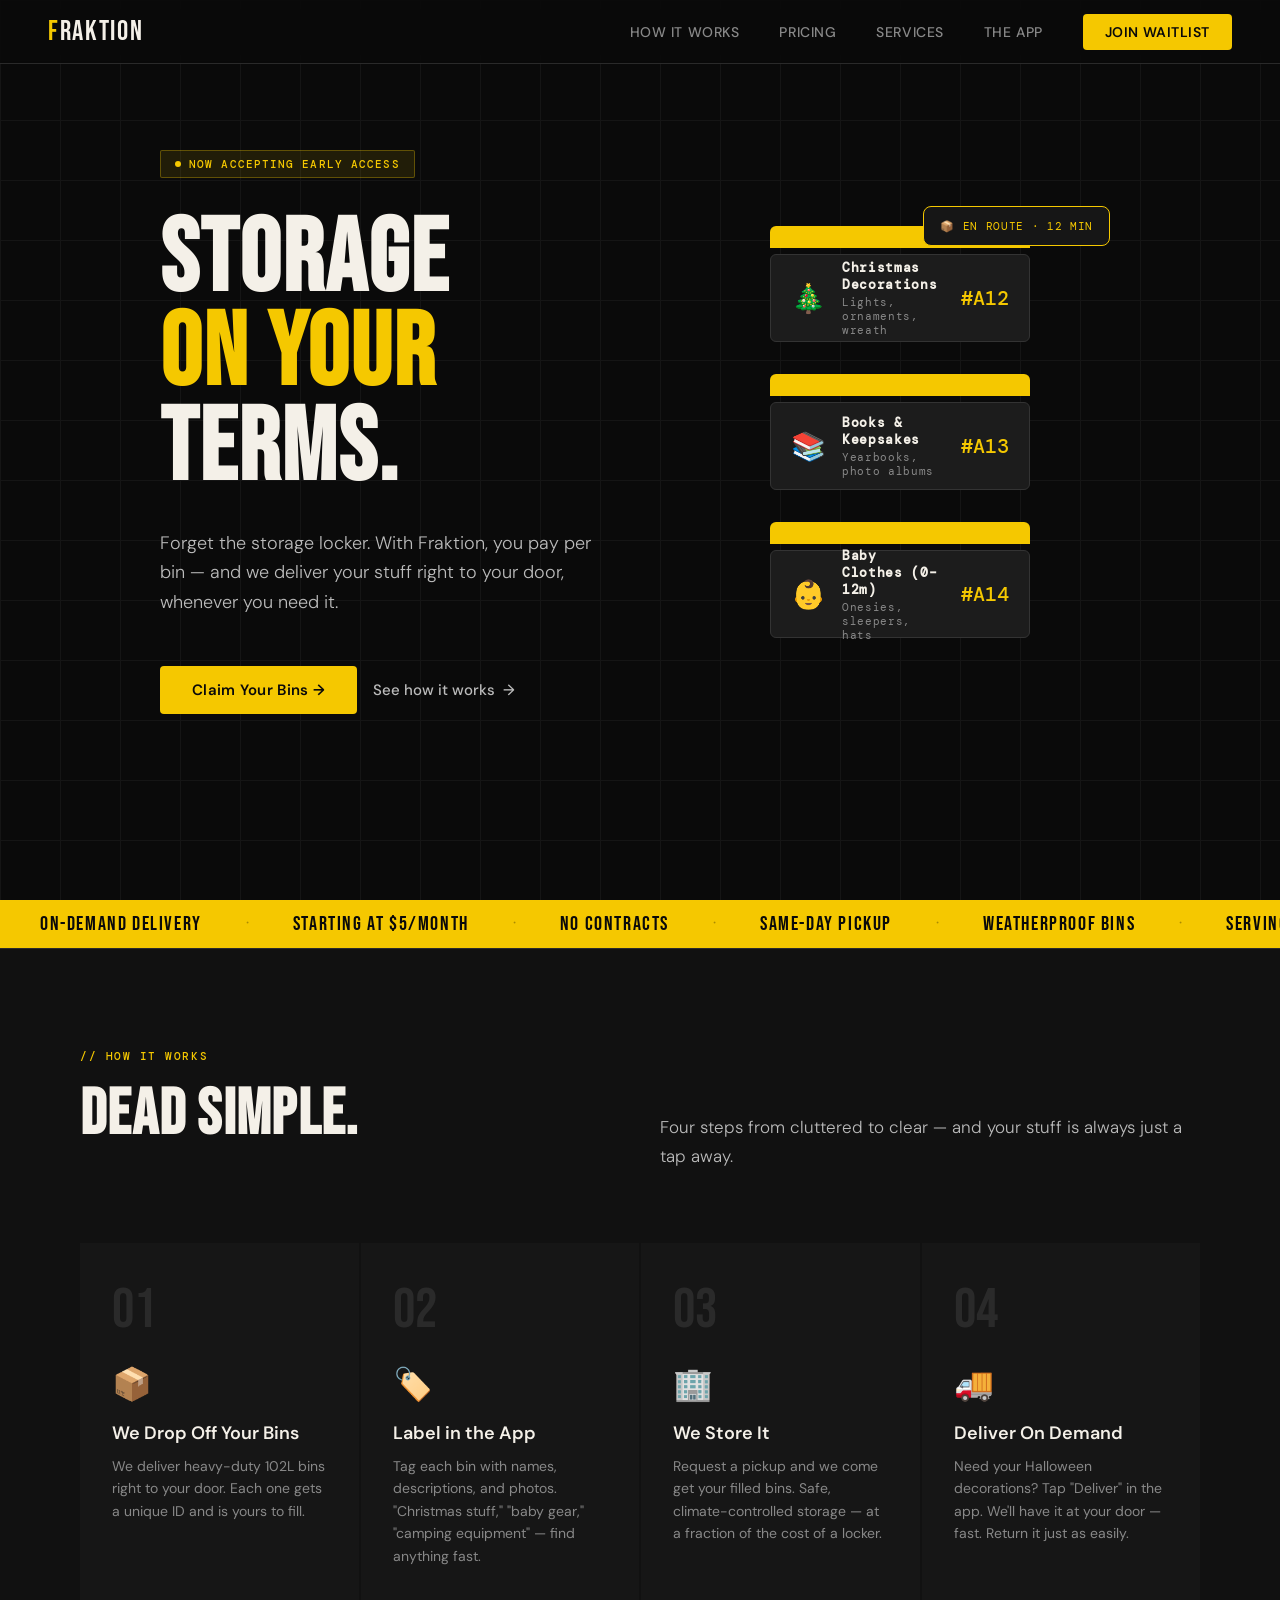
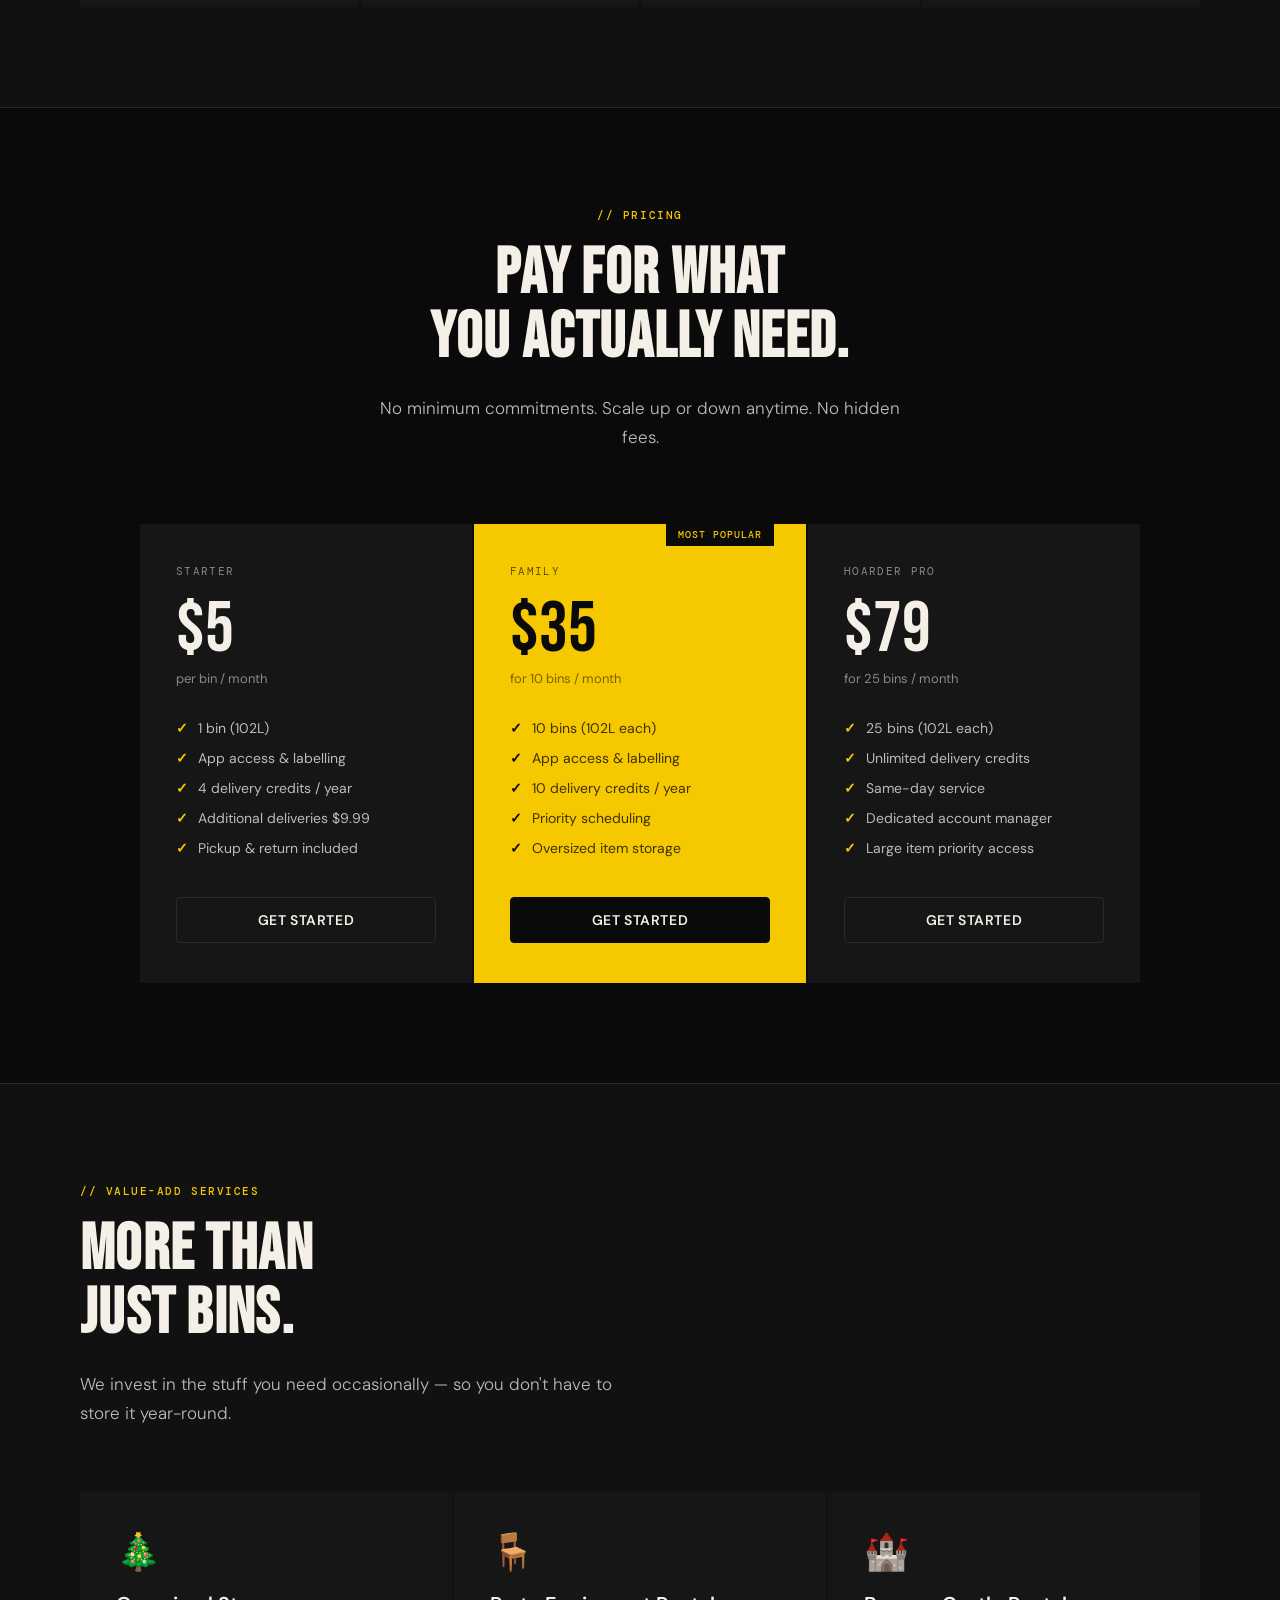
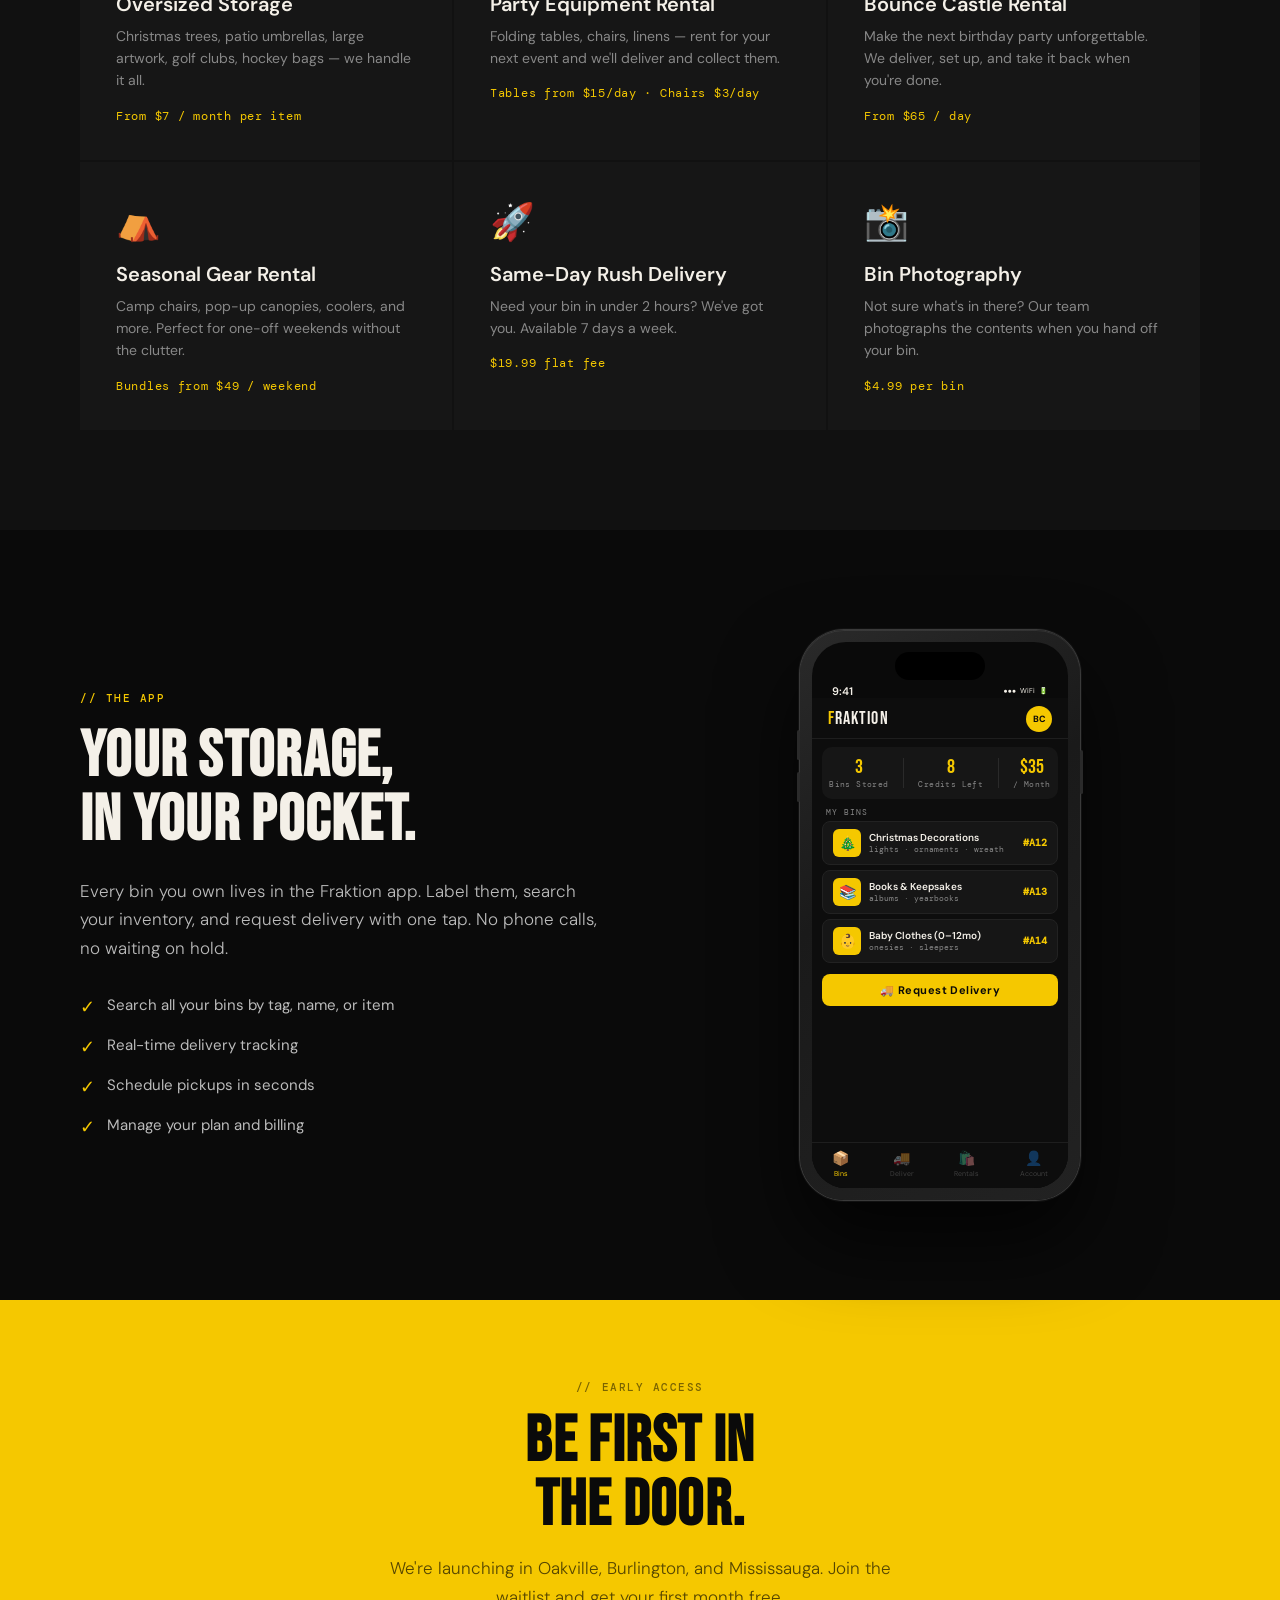
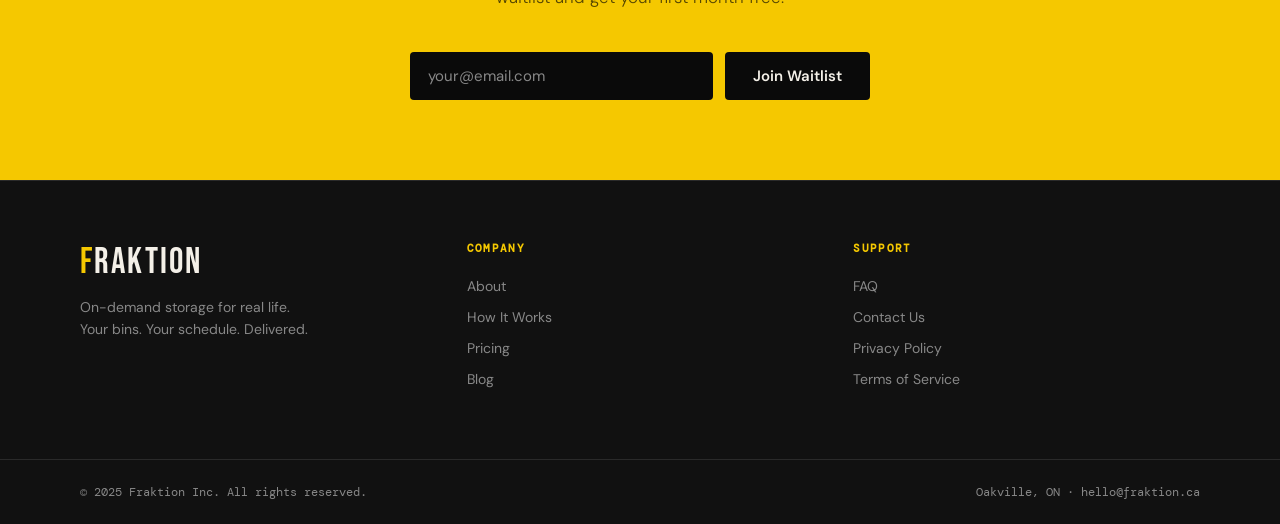
<file: fraktion-website (1).html>
<!DOCTYPE html>
<html lang="en">
<head>
  <meta charset="UTF-8" />
  <meta name="viewport" content="width=device-width, initial-scale=1.0" />
<title>Fraktion — On-Demand Storage, Delivered</title>
  <link rel="preconnect" href="https://fonts.googleapis.com" />
  <link rel="preconnect" href="https://fonts.gstatic.com" crossorigin />
  <link href="https://fonts.googleapis.com/css2?family=Bebas+Neue&family=DM+Sans:wght@300;400;500;600&family=DM+Mono:wght@400;500&display=swap" rel="stylesheet" />
  <style>
    *, *::before, *::after { box-sizing: border-box; margin: 0; padding: 0; }

    :root {
      --black: #0a0a0a;
      --off-black: #111111;
      --panel: #161616;
      --border: #2a2a2a;
      --yellow: #f5c800;
      --yellow-dim: #c9a500;
      --white: #f4f0e8;
      --grey: #888;
      --light-grey: #bbb;
      --radius: 4px;
    }

    html { scroll-behavior: smooth; }

    body {
      background: var(--black);
      color: var(--white);
      font-family: 'DM Sans', sans-serif;
      font-weight: 400;
      overflow-x: hidden;
    }

    /* NAV */
    nav {
      position: fixed;
      top: 0; left: 0; right: 0;
      z-index: 100;
      display: flex;
      align-items: center;
      justify-content: space-between;
      padding: 0 48px;
      height: 64px;
      background: rgba(10,10,10,0.92);
      backdrop-filter: blur(12px);
      border-bottom: 1px solid var(--border);
    }

    .nav-logo {
      font-family: 'Bebas Neue', sans-serif;
      font-size: 28px;
      letter-spacing: 0.06em;
      color: var(--white);
      text-decoration: none;
    }
    .nav-logo span { color: var(--yellow); }

    .nav-links {
      display: flex;
      gap: 40px;
      list-style: none;
    }
    .nav-links a {
      color: var(--grey);
      text-decoration: none;
      font-size: 14px;
      font-weight: 500;
      letter-spacing: 0.04em;
      text-transform: uppercase;
      transition: color 0.2s;
    }
    .nav-links a:hover { color: var(--white); }

    .nav-cta {
      background: var(--yellow);
      color: var(--black) !important;
      padding: 9px 22px;
      border-radius: var(--radius);
      font-weight: 600 !important;
      transition: background 0.2s !important;
    }
    .nav-cta:hover { background: var(--yellow-dim) !important; }

    /* HERO */
    .hero {
      min-height: 100vh;
      display: grid;
      grid-template-columns: 1fr 1fr;
      padding-top: 64px;
      position: relative;
      overflow: hidden;
    }

    .hero-bg-grid {
      position: absolute;
      inset: 0;
      background-image:
        linear-gradient(var(--border) 1px, transparent 1px),
        linear-gradient(90deg, var(--border) 1px, transparent 1px);
      background-size: 60px 60px;
      opacity: 0.35;
      pointer-events: none;
    }

    .hero-left {
      display: flex;
      flex-direction: column;
      justify-content: center;
      padding: 80px 48px 80px 80px;
      position: relative;
      z-index: 2;
    }

    .hero-badge {
      display: inline-flex;
      align-items: center;
      gap: 8px;
      background: rgba(245,200,0,0.1);
      border: 1px solid rgba(245,200,0,0.3);
      border-radius: 2px;
      padding: 6px 14px;
      font-family: 'DM Mono', monospace;
      font-size: 11px;
      font-weight: 500;
      color: var(--yellow);
      letter-spacing: 0.1em;
      text-transform: uppercase;
      margin-bottom: 36px;
      width: fit-content;
    }

    .hero-badge::before {
      content: '';
      width: 6px; height: 6px;
      border-radius: 50%;
      background: var(--yellow);
      animation: pulse 2s ease-in-out infinite;
    }

    @keyframes pulse {
      0%, 100% { opacity: 1; transform: scale(1); }
      50% { opacity: 0.4; transform: scale(0.7); }
    }

    .hero-headline {
      font-family: 'Bebas Neue', sans-serif;
      font-size: clamp(72px, 8vw, 110px);
      line-height: 0.92;
      letter-spacing: 0.02em;
      color: var(--white);
      margin-bottom: 32px;
    }
    .hero-headline .accent { color: var(--yellow); }

    .hero-sub {
      font-size: 18px;
      line-height: 1.65;
      color: var(--light-grey);
      max-width: 440px;
      margin-bottom: 48px;
      font-weight: 300;
    }

    .hero-actions {
      display: flex;
      gap: 16px;
      align-items: center;
      flex-wrap: wrap;
    }

    .btn-primary {
      background: var(--yellow);
      color: var(--black);
      font-family: 'DM Sans', sans-serif;
      font-size: 15px;
      font-weight: 600;
      padding: 14px 32px;
      border-radius: var(--radius);
      border: none;
      cursor: pointer;
      text-decoration: none;
      display: inline-block;
      transition: background 0.2s, transform 0.15s;
      letter-spacing: 0.02em;
    }
    .btn-primary:hover { background: var(--yellow-dim); transform: translateY(-1px); }

    .btn-secondary {
      font-size: 15px;
      font-weight: 500;
      color: var(--light-grey);
      text-decoration: none;
      display: inline-flex;
      align-items: center;
      gap: 8px;
      transition: color 0.2s;
    }
    .btn-secondary:hover { color: var(--white); }
    .btn-secondary::after { content: '→'; transition: transform 0.2s; }
    .btn-secondary:hover::after { transform: translateX(4px); }

    .hero-right {
      position: relative;
      z-index: 2;
      display: flex;
      align-items: center;
      justify-content: center;
      padding: 80px 48px;
    }

    /* BIN ILLUSTRATION */
    .bin-visual {
      position: relative;
      width: 300px;
    }

    .bin-stack {
      display: flex;
      flex-direction: column;
      gap: 12px;
      animation: float 4s ease-in-out infinite;
    }

    @keyframes float {
      0%, 100% { transform: translateY(0px); }
      50% { transform: translateY(-16px); }
    }

    .bin {
      width: 260px;
      height: 88px;
      border-radius: 6px;
      position: relative;
      display: flex;
      align-items: center;
      padding: 0 20px;
      gap: 16px;
    }

    .bin-body {
      background: #1c1c1c;
      border: 1px solid #333;
    }

    .bin-lid {
      background: var(--yellow);
      height: 22px;
      border-radius: 6px 6px 0 0;
      width: 260px;
      margin-bottom: -6px;
    }

    .bin-tag {
      font-family: 'DM Mono', monospace;
      font-size: 11px;
      color: var(--grey);
      letter-spacing: 0.06em;
    }
    .bin-tag strong {
      display: block;
      color: var(--white);
      font-size: 13px;
      margin-bottom: 2px;
    }

    .bin-id {
      font-family: 'DM Mono', monospace;
      font-size: 20px;
      font-weight: 500;
      color: var(--yellow);
      margin-left: auto;
    }

    .bin-icon {
      font-size: 28px;
    }

    .delivery-badge {
      position: absolute;
      top: -20px;
      right: -40px;
      background: var(--panel);
      border: 1px solid var(--yellow);
      border-radius: 8px;
      padding: 12px 16px;
      font-family: 'DM Mono', monospace;
      font-size: 11px;
      color: var(--yellow);
      letter-spacing: 0.06em;
      text-transform: uppercase;
      animation: bob 3s ease-in-out infinite 1s;
    }

    @keyframes bob {
      0%, 100% { transform: rotate(-2deg); }
      50% { transform: rotate(2deg) translateY(-4px); }
    }

    /* TICKER */
    .ticker {
      background: var(--yellow);
      color: var(--black);
      padding: 12px 0;
      overflow: hidden;
      white-space: nowrap;
    }

    .ticker-inner {
      display: inline-flex;
      gap: 0;
      animation: ticker 20s linear infinite;
    }

    .ticker-item {
      font-family: 'Bebas Neue', sans-serif;
      font-size: 20px;
      letter-spacing: 0.08em;
      padding: 0 40px;
    }

    .ticker-dot {
      color: rgba(0,0,0,0.3);
      padding: 0 4px;
    }

    @keyframes ticker {
      0% { transform: translateX(0); }
      100% { transform: translateX(-50%); }
    }

    /* SECTION COMMONS */
    section { padding: 100px 80px; }

    .section-label {
      font-family: 'DM Mono', monospace;
      font-size: 11px;
      font-weight: 500;
      letter-spacing: 0.14em;
      text-transform: uppercase;
      color: var(--yellow);
      margin-bottom: 20px;
    }

    .section-title {
      font-family: 'Bebas Neue', sans-serif;
      font-size: clamp(42px, 5vw, 68px);
      line-height: 1;
      letter-spacing: 0.02em;
      margin-bottom: 24px;
    }

    .section-body {
      font-size: 17px;
      line-height: 1.7;
      color: var(--light-grey);
      max-width: 540px;
      font-weight: 300;
    }

    /* HOW IT WORKS */
    .how {
      background: var(--off-black);
      border-top: 1px solid var(--border);
      border-bottom: 1px solid var(--border);
    }

    .how-header {
      display: flex;
      justify-content: space-between;
      align-items: flex-end;
      margin-bottom: 72px;
      flex-wrap: wrap;
      gap: 24px;
    }

    .steps {
      display: grid;
      grid-template-columns: repeat(4, 1fr);
      gap: 2px;
    }

    .step {
      background: var(--panel);
      padding: 40px 32px;
      position: relative;
      transition: background 0.2s;
    }
    .step:hover { background: #1e1e1e; }

    .step-num {
      font-family: 'Bebas Neue', sans-serif;
      font-size: 56px;
      color: var(--border);
      line-height: 1;
      margin-bottom: 24px;
      transition: color 0.2s;
    }
    .step:hover .step-num { color: var(--yellow); }

    .step-icon {
      font-size: 32px;
      margin-bottom: 16px;
    }

    .step h3 {
      font-size: 18px;
      font-weight: 600;
      margin-bottom: 10px;
      color: var(--white);
    }

    .step p {
      font-size: 14px;
      line-height: 1.6;
      color: var(--grey);
    }

    /* PRICING */
    .pricing {
      background: var(--black);
    }

    .pricing-header {
      text-align: center;
      margin-bottom: 72px;
    }
    .pricing-header .section-label { display: block; }
    .pricing-header .section-body { margin: 0 auto; text-align: center; }

    .plans {
      display: grid;
      grid-template-columns: repeat(3, 1fr);
      gap: 2px;
      max-width: 1000px;
      margin: 0 auto;
    }

    .plan {
      background: var(--panel);
      padding: 40px 36px;
      position: relative;
      transition: background 0.2s;
    }
    .plan:hover { background: #1a1a1a; }

    .plan.featured {
      background: var(--yellow);
      color: var(--black);
    }

    .plan-name {
      font-family: 'DM Mono', monospace;
      font-size: 11px;
      letter-spacing: 0.12em;
      text-transform: uppercase;
      color: var(--grey);
      margin-bottom: 16px;
    }
    .plan.featured .plan-name { color: rgba(0,0,0,0.6); }

    .plan-price {
      font-family: 'Bebas Neue', sans-serif;
      font-size: 72px;
      line-height: 1;
      color: var(--white);
      margin-bottom: 4px;
    }
    .plan.featured .plan-price { color: var(--black); }

    .plan-price-note {
      font-size: 13px;
      color: var(--grey);
      margin-bottom: 32px;
    }
    .plan.featured .plan-price-note { color: rgba(0,0,0,0.5); }

    .plan-features {
      list-style: none;
      display: flex;
      flex-direction: column;
      gap: 12px;
      margin-bottom: 40px;
    }

    .plan-features li {
      font-size: 14px;
      color: var(--light-grey);
      display: flex;
      gap: 10px;
      align-items: flex-start;
    }
    .plan.featured .plan-features li { color: rgba(0,0,0,0.75); }

    .plan-features li::before {
      content: '✓';
      color: var(--yellow);
      font-weight: 700;
      flex-shrink: 0;
    }
    .plan.featured .plan-features li::before { color: var(--black); }

    .plan-btn {
      width: 100%;
      padding: 13px;
      border-radius: var(--radius);
      border: 1px solid var(--border);
      background: transparent;
      color: var(--white);
      font-family: 'DM Sans', sans-serif;
      font-size: 14px;
      font-weight: 600;
      cursor: pointer;
      transition: all 0.2s;
      letter-spacing: 0.04em;
      text-transform: uppercase;
    }
    .plan-btn:hover { border-color: var(--yellow); color: var(--yellow); }

    .plan.featured .plan-btn {
      background: var(--black);
      border-color: var(--black);
      color: var(--white);
    }
    .plan.featured .plan-btn:hover { background: #1a1a1a; }

    .plan-badge {
      position: absolute;
      top: -1px; right: 32px;
      background: var(--black);
      color: var(--yellow);
      font-family: 'DM Mono', monospace;
      font-size: 10px;
      letter-spacing: 0.1em;
      text-transform: uppercase;
      padding: 5px 12px;
      font-weight: 500;
    }

    /* SERVICES / ADD-ONS */
    .addons {
      background: var(--off-black);
      border-top: 1px solid var(--border);
    }

    .addons-grid {
      display: grid;
      grid-template-columns: repeat(3, 1fr);
      gap: 2px;
      margin-top: 64px;
    }

    .addon-card {
      background: var(--panel);
      padding: 36px;
      transition: background 0.2s;
    }
    .addon-card:hover { background: #1a1a1a; }

    .addon-emoji { font-size: 36px; margin-bottom: 16px; display: block; }

    .addon-card h3 {
      font-size: 20px;
      font-weight: 600;
      color: var(--white);
      margin-bottom: 8px;
    }

    .addon-card p {
      font-size: 14px;
      line-height: 1.6;
      color: var(--grey);
    }

    .addon-price {
      font-family: 'DM Mono', monospace;
      font-size: 12px;
      color: var(--yellow);
      margin-top: 16px;
      letter-spacing: 0.06em;
    }

    /* APP SECTION */
    .app-section {
      background: var(--black);
      display: grid;
      grid-template-columns: 1fr 1fr;
      gap: 80px;
      align-items: center;
      padding: 100px 80px;
    }

    .app-mockup {
      background: var(--panel);
      border: 1px solid var(--border);
      border-radius: 12px;
      overflow: hidden;
      position: relative;
    }

    .app-header {
      background: var(--off-black);
      border-bottom: 1px solid var(--border);
      padding: 16px 20px;
      display: flex;
      align-items: center;
      gap: 12px;
    }

    .app-logo-sm {
      font-family: 'Bebas Neue', sans-serif;
      font-size: 18px;
      letter-spacing: 0.06em;
      color: var(--white);
    }
    .app-logo-sm span { color: var(--yellow); }

    .app-header-sub {
      font-size: 12px;
      color: var(--grey);
      margin-left: auto;
      font-family: 'DM Mono', monospace;
    }

    .app-bins-list {
      padding: 20px;
      display: flex;
      flex-direction: column;
      gap: 12px;
    }

    .app-bin-row {
      display: flex;
      align-items: center;
      gap: 14px;
      background: var(--off-black);
      border: 1px solid var(--border);
      border-radius: 6px;
      padding: 14px 16px;
      cursor: pointer;
      transition: border-color 0.2s;
    }
    .app-bin-row:hover { border-color: var(--yellow); }

    .app-bin-icon {
      width: 36px; height: 36px;
      background: var(--yellow);
      border-radius: 4px;
      display: flex;
      align-items: center;
      justify-content: center;
      font-size: 18px;
      flex-shrink: 0;
    }

    .app-bin-info { flex: 1; }
    .app-bin-name {
      font-size: 13px;
      font-weight: 600;
      color: var(--white);
      margin-bottom: 2px;
    }
    .app-bin-meta {
      font-size: 11px;
      color: var(--grey);
      font-family: 'DM Mono', monospace;
    }

    .app-bin-code {
      font-family: 'DM Mono', monospace;
      font-size: 14px;
      font-weight: 500;
      color: var(--yellow);
    }

    .app-delivery-btn {
      margin: 0 20px 20px;
      width: calc(100% - 40px);
      padding: 14px;
      background: var(--yellow);
      border: none;
      border-radius: 6px;
      font-family: 'DM Sans', sans-serif;
      font-weight: 700;
      font-size: 14px;
      color: var(--black);
      cursor: pointer;
      letter-spacing: 0.06em;
      text-transform: uppercase;
    }

    /* FOOTER */
    footer {
      background: var(--off-black);
      border-top: 1px solid var(--border);
      padding: 60px 80px;
      display: grid;
      grid-template-columns: 1fr 1fr 1fr;
      gap: 40px;
    }

    .footer-logo {
      font-family: 'Bebas Neue', sans-serif;
      font-size: 36px;
      letter-spacing: 0.06em;
      color: var(--white);
      margin-bottom: 12px;
    }
    .footer-logo span { color: var(--yellow); }

    .footer-tagline {
      font-size: 14px;
      color: var(--grey);
      line-height: 1.6;
      max-width: 240px;
    }

    .footer-col h4 {
      font-family: 'DM Mono', monospace;
      font-size: 11px;
      letter-spacing: 0.12em;
      text-transform: uppercase;
      color: var(--yellow);
      margin-bottom: 20px;
    }

    .footer-col ul { list-style: none; }
    .footer-col ul li { margin-bottom: 10px; }
    .footer-col ul a {
      text-decoration: none;
      color: var(--grey);
      font-size: 14px;
      transition: color 0.2s;
    }
    .footer-col ul a:hover { color: var(--white); }

    .footer-bottom {
      background: var(--off-black);
      border-top: 1px solid var(--border);
      padding: 24px 80px;
      display: flex;
      justify-content: space-between;
      align-items: center;
    }

    .footer-bottom p {
      font-size: 12px;
      color: var(--grey);
      font-family: 'DM Mono', monospace;
    }

    /* WAITLIST */
    .waitlist {
      background: var(--yellow);
      padding: 80px;
      text-align: center;
    }

    .waitlist .section-label { color: rgba(0,0,0,0.5); display: block; margin-bottom: 16px; }
    .waitlist .section-title { color: var(--black); margin-bottom: 16px; }
    .waitlist .section-body { color: rgba(0,0,0,0.65); margin: 0 auto 40px; }

    .waitlist-form {
      display: flex;
      gap: 12px;
      max-width: 460px;
      margin: 0 auto;
    }

    .waitlist-input {
      flex: 1;
      padding: 14px 18px;
      border: none;
      border-radius: var(--radius);
      background: var(--black);
      color: var(--white);
      font-family: 'DM Sans', sans-serif;
      font-size: 15px;
      outline: none;
    }
    .waitlist-input::placeholder { color: var(--grey); }

    .waitlist-submit {
      padding: 14px 28px;
      background: var(--black);
      color: var(--white);
      border: none;
      border-radius: var(--radius);
      font-family: 'DM Sans', sans-serif;
      font-size: 15px;
      font-weight: 600;
      cursor: pointer;
      transition: background 0.2s;
      white-space: nowrap;
    }
    .waitlist-submit:hover { background: #222; }

    /* IPHONE MOCKUP */
    .iphone-wrap {
      display: flex;
      justify-content: center;
      align-items: center;
      perspective: 1000px;
    }

    .iphone {
      animation: float 4s ease-in-out infinite;
    }

    .iphone-shell {
      width: 280px;
      height: 570px;
      background: linear-gradient(145deg, #2a2a2a 0%, #1a1a1a 40%, #222 100%);
      border-radius: 44px;
      padding: 12px;
      position: relative;
      box-shadow:
        0 0 0 1px #3a3a3a,
        0 0 0 2px #111,
        0 40px 80px rgba(0,0,0,0.7),
        inset 0 1px 0 rgba(255,255,255,0.08);
    }

    /* Physical buttons */
    .iphone-vol-up, .iphone-vol-down, .iphone-power {
      position: absolute;
      background: #2a2a2a;
      border-radius: 2px;
    }
    .iphone-vol-up {
      left: -3px; top: 100px;
      width: 3px; height: 30px;
    }
    .iphone-vol-down {
      left: -3px; top: 142px;
      width: 3px; height: 30px;
    }
    .iphone-power {
      right: -3px; top: 120px;
      width: 3px; height: 44px;
    }

    .iphone-screen {
      width: 100%;
      height: 100%;
      background: #0a0a0a;
      border-radius: 34px;
      overflow: hidden;
      position: relative;
      display: flex;
      flex-direction: column;
    }

    .dynamic-island {
      width: 90px;
      height: 28px;
      background: #000;
      border-radius: 20px;
      margin: 10px auto 0;
      flex-shrink: 0;
      position: relative;
      z-index: 10;
    }

    .iphone-status {
      display: flex;
      justify-content: space-between;
      align-items: center;
      padding: 4px 20px 0;
      flex-shrink: 0;
    }
    .iphone-time {
      font-family: 'DM Sans', sans-serif;
      font-size: 11px;
      font-weight: 600;
      color: var(--white);
    }
    .iphone-status-icons {
      display: flex;
      gap: 4px;
      font-size: 7px;
      color: var(--white);
      align-items: center;
    }

    /* Faux app styles */
    .fapp {
      flex: 1;
      display: flex;
      flex-direction: column;
      overflow: hidden;
      background: #0d0d0d;
    }

    .fapp-header {
      display: flex;
      justify-content: space-between;
      align-items: center;
      padding: 8px 16px 6px;
      border-bottom: 1px solid #1e1e1e;
      flex-shrink: 0;
    }

    .fapp-logo {
      font-family: 'Bebas Neue', sans-serif;
      font-size: 18px;
      letter-spacing: 0.06em;
      color: var(--white);
    }
    .fapp-logo span { color: var(--yellow); }

    .fapp-avatar {
      width: 26px; height: 26px;
      border-radius: 50%;
      background: var(--yellow);
      color: var(--black);
      font-size: 9px;
      font-weight: 700;
      display: flex;
      align-items: center;
      justify-content: center;
      font-family: 'DM Sans', sans-serif;
    }

    .fapp-summary {
      display: flex;
      justify-content: space-around;
      align-items: center;
      background: #161616;
      margin: 8px 10px;
      border-radius: 10px;
      padding: 10px 0;
      flex-shrink: 0;
    }

    .fapp-stat { text-align: center; }
    .fapp-stat-num {
      font-family: 'Bebas Neue', sans-serif;
      font-size: 20px;
      color: var(--yellow);
      line-height: 1;
    }
    .fapp-stat-label {
      font-size: 8px;
      color: var(--grey);
      font-family: 'DM Mono', monospace;
      letter-spacing: 0.05em;
      margin-top: 2px;
    }
    .fapp-stat-div {
      width: 1px; height: 30px;
      background: #2a2a2a;
    }

    .fapp-section-label {
      font-family: 'DM Mono', monospace;
      font-size: 8px;
      letter-spacing: 0.12em;
      color: var(--grey);
      padding: 0 14px 4px;
      flex-shrink: 0;
    }

    .fapp-bin {
      display: flex;
      align-items: center;
      gap: 8px;
      margin: 0 10px 5px;
      background: #161616;
      border: 1px solid #222;
      border-radius: 8px;
      padding: 7px 10px;
      flex-shrink: 0;
    }

    .fapp-bin-chip {
      width: 28px; height: 28px;
      background: var(--yellow);
      border-radius: 6px;
      display: flex;
      align-items: center;
      justify-content: center;
      font-size: 14px;
      flex-shrink: 0;
    }

    .fapp-bin-info { flex: 1; min-width: 0; }
    .fapp-bin-name {
      font-size: 10px;
      font-weight: 600;
      color: var(--white);
      white-space: nowrap;
      overflow: hidden;
      text-overflow: ellipsis;
    }
    .fapp-bin-tags {
      font-size: 8px;
      color: var(--grey);
      font-family: 'DM Mono', monospace;
      white-space: nowrap;
      overflow: hidden;
      text-overflow: ellipsis;
    }
    .fapp-bin-id {
      font-family: 'DM Mono', monospace;
      font-size: 10px;
      font-weight: 600;
      color: var(--yellow);
      flex-shrink: 0;
    }

    .fapp-cta {
      margin: 6px 10px 0;
      background: var(--yellow);
      color: var(--black);
      font-family: 'DM Sans', sans-serif;
      font-size: 11px;
      font-weight: 700;
      text-align: center;
      padding: 9px;
      border-radius: 8px;
      letter-spacing: 0.04em;
      flex-shrink: 0;
    }

    .fapp-nav {
      display: flex;
      justify-content: space-around;
      margin-top: auto;
      border-top: 1px solid #1e1e1e;
      padding: 6px 0 10px;
      background: #0d0d0d;
      flex-shrink: 0;
    }

    .fapp-nav-item {
      display: flex;
      flex-direction: column;
      align-items: center;
      gap: 2px;
      font-size: 14px;
      opacity: 0.4;
    }
    .fapp-nav-item.active { opacity: 1; }
    .fapp-nav-item span {
      font-size: 7px;
      font-family: 'DM Sans', sans-serif;
      color: var(--grey);
    }
    .fapp-nav-item.active span { color: var(--yellow); }

    /* RESPONSIVE */
    @media (max-width: 900px) {
      nav { padding: 0 24px; }
      .nav-links { display: none; }
      .hero { grid-template-columns: 1fr; }
      .hero-left { padding: 60px 24px; }
      .hero-right { display: none; }
      section { padding: 60px 24px; }
      .steps { grid-template-columns: 1fr 1fr; }
      .plans { grid-template-columns: 1fr; max-width: 400px; }
      .addons-grid { grid-template-columns: 1fr; }
      .app-section { grid-template-columns: 1fr; padding: 60px 24px; }
      footer { grid-template-columns: 1fr; padding: 40px 24px; }
      .footer-bottom { padding: 20px 24px; }
      .waitlist { padding: 60px 24px; }
      .waitlist-form { flex-direction: column; }
    }
  </style>
</head>
<body>

  <!-- NAV -->
  <nav>
    <a class="nav-logo" href="#"><span>F</span>RAKTION</a>
    <ul class="nav-links">
      <li><a href="#how">How It Works</a></li>
      <li><a href="#pricing">Pricing</a></li>
      <li><a href="#services">Services</a></li>
      <li><a href="#app">The App</a></li>
      <li><a href="#waitlist" class="nav-cta">Join Waitlist</a></li>
    </ul>
  </nav>

  <!-- HERO -->
  <section class="hero">
    <div class="hero-bg-grid"></div>

    <div class="hero-left">
      <div class="hero-badge">Now accepting early access</div>

      <h1 class="hero-headline">
        STORAGE<br />
        <span class="accent">ON YOUR</span><br />
        TERMS.
      </h1>

      <p class="hero-sub">
        Forget the storage locker. With Fraktion, you pay per bin — and we deliver your stuff right to your door, whenever you need it.
      </p>

      <div class="hero-actions">
        <a href="#waitlist" class="btn-primary">Claim Your Bins →</a>
        <a href="#how" class="btn-secondary">See how it works</a>
      </div>
    </div>

    <div class="hero-right">
      <div class="bin-visual">
        <div class="delivery-badge">📦 En route · 12 min</div>
        <div class="bin-stack">
          <div class="bin-lid"></div>
          <div class="bin bin-body">
            <span class="bin-icon">🎄</span>
            <div class="bin-tag">
              <strong>Christmas Decorations</strong>
              Lights, ornaments, wreath
            </div>
            <div class="bin-id">#A12</div>
          </div>

          <div style="height:8px"></div>

          <div class="bin-lid"></div>
          <div class="bin bin-body">
            <span class="bin-icon">📚</span>
            <div class="bin-tag">
              <strong>Books & Keepsakes</strong>
              Yearbooks, photo albums
            </div>
            <div class="bin-id">#A13</div>
          </div>

          <div style="height:8px"></div>

          <div class="bin-lid"></div>
          <div class="bin bin-body">
            <span class="bin-icon">👶</span>
            <div class="bin-tag">
              <strong>Baby Clothes (0–12m)</strong>
              Onesies, sleepers, hats
            </div>
            <div class="bin-id">#A14</div>
          </div>
        </div>
      </div>
    </div>
  </section>

  <!-- TICKER -->
  <div class="ticker">
    <div class="ticker-inner">
      <span class="ticker-item">ON-DEMAND DELIVERY</span><span class="ticker-dot">·</span>
      <span class="ticker-item">STARTING AT $5/MONTH</span><span class="ticker-dot">·</span>
      <span class="ticker-item">NO CONTRACTS</span><span class="ticker-dot">·</span>
      <span class="ticker-item">SAME-DAY PICKUP</span><span class="ticker-dot">·</span>
      <span class="ticker-item">WEATHERPROOF BINS</span><span class="ticker-dot">·</span>
      <span class="ticker-item">SERVING OAKVILLE · BURLINGTON · MISSISSAUGA</span><span class="ticker-dot">·</span>
      <span class="ticker-item">ON-DEMAND DELIVERY</span><span class="ticker-dot">·</span>
      <span class="ticker-item">STARTING AT $5/MONTH</span><span class="ticker-dot">·</span>
      <span class="ticker-item">NO CONTRACTS</span><span class="ticker-dot">·</span>
      <span class="ticker-item">SAME-DAY PICKUP</span><span class="ticker-dot">·</span>
      <span class="ticker-item">WEATHERPROOF BINS</span><span class="ticker-dot">·</span>
      <span class="ticker-item">SERVING OAKVILLE · BURLINGTON · MISSISSAUGA</span><span class="ticker-dot">·</span>
    </div>
  </div>

  <!-- HOW IT WORKS -->
  <section class="how" id="how">
    <div class="how-header">
      <div>
        <div class="section-label">// How it works</div>
        <h2 class="section-title">DEAD SIMPLE.</h2>
      </div>
      <p class="section-body">Four steps from cluttered to clear — and your stuff is always just a tap away.</p>
    </div>

    <div class="steps">
      <div class="step">
        <div class="step-num">01</div>
        <div class="step-icon">📦</div>
        <h3>We Drop Off Your Bins</h3>
        <p>We deliver heavy-duty 102L bins right to your door. Each one gets a unique ID and is yours to fill.</p>
      </div>
      <div class="step">
        <div class="step-num">02</div>
        <div class="step-icon">🏷️</div>
        <h3>Label in the App</h3>
        <p>Tag each bin with names, descriptions, and photos. "Christmas stuff," "baby gear," "camping equipment" — find anything fast.</p>
      </div>
      <div class="step">
        <div class="step-num">03</div>
        <div class="step-icon">🏢</div>
        <h3>We Store It</h3>
        <p>Request a pickup and we come get your filled bins. Safe, climate-controlled storage — at a fraction of the cost of a locker.</p>
      </div>
      <div class="step">
        <div class="step-num">04</div>
        <div class="step-icon">🚚</div>
        <h3>Deliver On Demand</h3>
        <p>Need your Halloween decorations? Tap "Deliver" in the app. We'll have it at your door — fast. Return it just as easily.</p>
      </div>
    </div>
  </section>

  <!-- PRICING -->
  <section class="pricing" id="pricing">
    <div class="pricing-header">
      <div class="section-label">// Pricing</div>
      <h2 class="section-title">PAY FOR WHAT<br />YOU ACTUALLY NEED.</h2>
      <p class="section-body">No minimum commitments. Scale up or down anytime. No hidden fees.</p>
    </div>

    <div class="plans">
      <div class="plan">
        <div class="plan-name">Starter</div>
        <div class="plan-price">$5</div>
        <div class="plan-price-note">per bin / month</div>
        <ul class="plan-features">
          <li>1 bin (102L)</li>
          <li>App access & labelling</li>
          <li>4 delivery credits / year</li>
          <li>Additional deliveries $9.99</li>
          <li>Pickup & return included</li>
        </ul>
        <button class="plan-btn">Get Started</button>
      </div>

      <div class="plan featured">
        <div class="plan-badge">Most Popular</div>
        <div class="plan-name">Family</div>
        <div class="plan-price">$35</div>
        <div class="plan-price-note">for 10 bins / month</div>
        <ul class="plan-features">
          <li>10 bins (102L each)</li>
          <li>App access & labelling</li>
          <li>10 delivery credits / year</li>
          <li>Priority scheduling</li>
          <li>Oversized item storage</li>
        </ul>
        <button class="plan-btn">Get Started</button>
      </div>

      <div class="plan">
        <div class="plan-name">Hoarder Pro</div>
        <div class="plan-price">$79</div>
        <div class="plan-price-note">for 25 bins / month</div>
        <ul class="plan-features">
          <li>25 bins (102L each)</li>
          <li>Unlimited delivery credits</li>
          <li>Same-day service</li>
          <li>Dedicated account manager</li>
          <li>Large item priority access</li>
        </ul>
        <button class="plan-btn">Get Started</button>
      </div>
    </div>
  </section>

  <!-- SERVICES / ADD-ONS -->
  <section class="addons" id="services">
    <div class="section-label">// Value-add services</div>
    <h2 class="section-title">MORE THAN<br />JUST BINS.</h2>
    <p class="section-body" style="margin-bottom:0">We invest in the stuff you need occasionally — so you don't have to store it year-round.</p>

    <div class="addons-grid">
      <div class="addon-card">
        <span class="addon-emoji">🎄</span>
        <h3>Oversized Storage</h3>
        <p>Christmas trees, patio umbrellas, large artwork, golf clubs, hockey bags — we handle it all.</p>
        <div class="addon-price">From $7 / month per item</div>
      </div>
      <div class="addon-card">
        <span class="addon-emoji">🪑</span>
        <h3>Party Equipment Rental</h3>
        <p>Folding tables, chairs, linens — rent for your next event and we'll deliver and collect them.</p>
        <div class="addon-price">Tables from $15/day · Chairs $3/day</div>
      </div>
      <div class="addon-card">
        <span class="addon-emoji">🏰</span>
        <h3>Bounce Castle Rental</h3>
        <p>Make the next birthday party unforgettable. We deliver, set up, and take it back when you're done.</p>
        <div class="addon-price">From $65 / day</div>
      </div>
      <div class="addon-card">
        <span class="addon-emoji">⛺</span>
        <h3>Seasonal Gear Rental</h3>
        <p>Camp chairs, pop-up canopies, coolers, and more. Perfect for one-off weekends without the clutter.</p>
        <div class="addon-price">Bundles from $49 / weekend</div>
      </div>
      <div class="addon-card">
        <span class="addon-emoji">🚀</span>
        <h3>Same-Day Rush Delivery</h3>
        <p>Need your bin in under 2 hours? We've got you. Available 7 days a week.</p>
        <div class="addon-price">$19.99 flat fee</div>
      </div>
      <div class="addon-card">
        <span class="addon-emoji">📸</span>
        <h3>Bin Photography</h3>
        <p>Not sure what's in there? Our team photographs the contents when you hand off your bin.</p>
        <div class="addon-price">$4.99 per bin</div>
      </div>
    </div>
  </section>

  <!-- APP SECTION -->
  <section class="app-section" id="app">
    <div>
      <div class="section-label">// The App</div>
      <h2 class="section-title">YOUR STORAGE,<br />IN YOUR POCKET.</h2>
      <p class="section-body" style="margin-bottom: 32px;">
        Every bin you own lives in the Fraktion app. Label them, search your inventory, and request delivery with one tap. No phone calls, no waiting on hold.
      </p>
      <ul style="list-style:none; display:flex; flex-direction:column; gap:16px;">
        <li style="display:flex; gap:12px; align-items:flex-start; font-size:15px; color:var(--light-grey)">
          <span style="color:var(--yellow); font-size:18px; flex-shrink:0;">✓</span>
          Search all your bins by tag, name, or item
        </li>
        <li style="display:flex; gap:12px; align-items:flex-start; font-size:15px; color:var(--light-grey)">
          <span style="color:var(--yellow); font-size:18px; flex-shrink:0;">✓</span>
          Real-time delivery tracking
        </li>
        <li style="display:flex; gap:12px; align-items:flex-start; font-size:15px; color:var(--light-grey)">
          <span style="color:var(--yellow); font-size:18px; flex-shrink:0;">✓</span>
          Schedule pickups in seconds
        </li>
        <li style="display:flex; gap:12px; align-items:flex-start; font-size:15px; color:var(--light-grey)">
          <span style="color:var(--yellow); font-size:18px; flex-shrink:0;">✓</span>
          Manage your plan and billing
        </li>
      </ul>
    </div>

    <!-- iPhone mockup -->
    <div class="iphone-wrap">
      <div class="iphone">
        <!-- Phone shell -->
        <div class="iphone-shell">
          <!-- Side buttons -->
          <div class="iphone-vol-up"></div>
          <div class="iphone-vol-down"></div>
          <div class="iphone-power"></div>
          <!-- Screen -->
          <div class="iphone-screen">
            <!-- Dynamic island -->
            <div class="dynamic-island"></div>
            <!-- Status bar -->
            <div class="iphone-status">
              <span class="iphone-time">9:41</span>
              <div class="iphone-status-icons">
                <span>●●●</span>
                <span>WiFi</span>
                <span>🔋</span>
              </div>
            </div>
            <!-- App content -->
            <div class="fapp">
              <!-- App header -->
              <div class="fapp-header">
                <div class="fapp-logo"><span>F</span>RAKTION</div>
                <div class="fapp-avatar">BC</div>
              </div>
              <!-- Summary strip -->
              <div class="fapp-summary">
                <div class="fapp-stat">
                  <div class="fapp-stat-num">3</div>
                  <div class="fapp-stat-label">Bins Stored</div>
                </div>
                <div class="fapp-stat-div"></div>
                <div class="fapp-stat">
                  <div class="fapp-stat-num">8</div>
                  <div class="fapp-stat-label">Credits Left</div>
                </div>
                <div class="fapp-stat-div"></div>
                <div class="fapp-stat">
                  <div class="fapp-stat-num">$35</div>
                  <div class="fapp-stat-label">/ Month</div>
                </div>
              </div>
              <!-- Section label -->
              <div class="fapp-section-label">MY BINS</div>
              <!-- Bin rows -->
              <div class="fapp-bin">
                <div class="fapp-bin-chip">🎄</div>
                <div class="fapp-bin-info">
                  <div class="fapp-bin-name">Christmas Decorations</div>
                  <div class="fapp-bin-tags">lights · ornaments · wreath</div>
                </div>
                <div class="fapp-bin-id">#A12</div>
              </div>
              <div class="fapp-bin">
                <div class="fapp-bin-chip">📚</div>
                <div class="fapp-bin-info">
                  <div class="fapp-bin-name">Books & Keepsakes</div>
                  <div class="fapp-bin-tags">albums · yearbooks</div>
                </div>
                <div class="fapp-bin-id">#A13</div>
              </div>
              <div class="fapp-bin">
                <div class="fapp-bin-chip">👶</div>
                <div class="fapp-bin-info">
                  <div class="fapp-bin-name">Baby Clothes (0–12mo)</div>
                  <div class="fapp-bin-tags">onesies · sleepers</div>
                </div>
                <div class="fapp-bin-id">#A14</div>
              </div>
              <!-- CTA button -->
              <div class="fapp-cta">🚚 Request Delivery</div>
              <!-- Nav bar -->
              <div class="fapp-nav">
                <div class="fapp-nav-item active">📦<span>Bins</span></div>
                <div class="fapp-nav-item">🚚<span>Deliver</span></div>
                <div class="fapp-nav-item">🛍️<span>Rentals</span></div>
                <div class="fapp-nav-item">👤<span>Account</span></div>
              </div>
            </div>
          </div>
        </div>
      </div>
    </div>
  </section>

  <!-- WAITLIST -->
  <section class="waitlist" id="waitlist">
    <div class="section-label">// Early access</div>
    <h2 class="section-title">BE FIRST IN<br />THE DOOR.</h2>
    <p class="section-body">We're launching in Oakville, Burlington, and Mississauga. Join the waitlist and get your first month free.</p>

    <div class="waitlist-form">
      <input class="waitlist-input" type="email" placeholder="your@email.com" />
      <button class="waitlist-submit">Join Waitlist</button>
    </div>
  </section>

  <!-- FOOTER -->
  <footer>
    <div>
      <div class="footer-logo"><span>F</span>RAKTION</div>
      <p class="footer-tagline">On-demand storage for real life. Your bins. Your schedule. Delivered.</p>
    </div>
    <div class="footer-col">
      <h4>Company</h4>
      <ul>
        <li><a href="#">About</a></li>
        <li><a href="#">How It Works</a></li>
        <li><a href="#">Pricing</a></li>
        <li><a href="#">Blog</a></li>
      </ul>
    </div>
    <div class="footer-col">
      <h4>Support</h4>
      <ul>
        <li><a href="#">FAQ</a></li>
        <li><a href="#">Contact Us</a></li>
        <li><a href="#">Privacy Policy</a></li>
        <li><a href="#">Terms of Service</a></li>
      </ul>
    </div>
  </footer>

  <div class="footer-bottom">
    <p>© 2025 Fraktion Inc. All rights reserved.</p>
    <p>Oakville, ON · hello@fraktion.ca</p>
  </div>

</body>
</html>
</file>
<file: assets/css/fraktion.css>
/* ==========================================================================
   FRAKTION — shared design system
   Marketing site, auth, customer dashboard and ops admin all use this file.
   ========================================================================== */

:root {
  /* Brand */
  --yellow: #F5C800;
  --yellow-deep: #E0B400;
  --yellow-soft: #FFF4C2;
  --yellow-ink: #3A2F00;

  /* Neutrals — warm, like cardboard and concrete */
  --ink: #0E0E0C;
  --ink-2: #191916;
  --ink-3: #26261F;
  --ink-line: #33332B;
  --paper: #F5F2EA;
  --paper-2: #ECE7DA;
  --card: #FFFFFF;
  --line: #E3DDCD;
  --line-strong: #CFC7B2;
  --text: #16150F;
  --muted: #6B675B;
  --muted-light: #9C978A;

  /* Status */
  --green: #1E7F48;
  --green-soft: #E2F3E8;
  --blue: #2457C5;
  --blue-soft: #E3EBFB;
  --orange: #B4610F;
  --orange-soft: #FCEBD7;
  --red: #B83A2B;
  --red-soft: #F8E1DD;

  /* Type */
  --font: 'Archivo', system-ui, -apple-system, 'Segoe UI', sans-serif;
  --mono: 'JetBrains Mono', ui-monospace, 'SF Mono', Menlo, monospace;

  /* Shape */
  --r-sm: 6px;
  --r: 10px;
  --r-lg: 16px;
  --r-xl: 24px;
  --shadow-sm: 0 1px 2px rgba(20, 18, 10, .06);
  --shadow: 0 1px 2px rgba(20, 18, 10, .05), 0 6px 20px rgba(20, 18, 10, .07);
  --shadow-lg: 0 2px 6px rgba(20, 18, 10, .08), 0 24px 60px rgba(20, 18, 10, .18);
  --ease: cubic-bezier(.2, .7, .2, 1);
}

*, *::before, *::after { box-sizing: border-box; }
html { -webkit-text-size-adjust: 100%; scroll-behavior: smooth; }
body {
  margin: 0;
  font-family: var(--font);
  font-size: 16px;
  line-height: 1.55;
  color: var(--text);
  background: var(--paper);
  -webkit-font-smoothing: antialiased;
}
img, svg { display: block; max-width: 100%; }
a { color: inherit; }
button, input, select, textarea { font: inherit; color: inherit; }
h1, h2, h3, h4 { margin: 0; line-height: 1.05; letter-spacing: -0.01em; }
p { margin: 0; }
:focus-visible { outline: 2px solid var(--yellow-deep); outline-offset: 2px; border-radius: 4px; }
.sr-only { position: absolute; width: 1px; height: 1px; overflow: hidden; clip: rect(0 0 0 0); white-space: nowrap; }

/* Display type — Archivo stretched wide reads like warehouse signage */
.display {
  font-stretch: 108%;
  font-weight: 800;
  text-transform: uppercase;
  letter-spacing: -0.015em;
  line-height: .95;
}
.eyebrow {
  font-family: var(--mono);
  font-size: 12px;
  font-weight: 500;
  letter-spacing: .14em;
  text-transform: uppercase;
  color: var(--muted);
}
.mono { font-family: var(--mono); }

/* ---------- Logo ---------- */
.logo {
  display: inline-flex; align-items: center; gap: 10px;
  text-decoration: none; font-weight: 800; font-stretch: 108%;
  font-size: 20px; letter-spacing: .02em; text-transform: uppercase;
}
.logo-mark {
  width: 30px; height: 30px; border-radius: 7px;
  background: var(--yellow); color: var(--ink);
  display: grid; place-items: center; flex-shrink: 0;
}
.logo-mark svg { width: 18px; height: 18px; }

/* ---------- Buttons ---------- */
.btn {
  display: inline-flex; align-items: center; justify-content: center; gap: 8px;
  min-height: 44px; padding: 0 18px;
  border-radius: var(--r); border: 1px solid transparent;
  font-weight: 650; font-size: 15px; text-decoration: none; white-space: nowrap;
  cursor: pointer; transition: background .15s, border-color .15s, transform .15s, box-shadow .15s;
}
.btn:active { transform: translateY(1px); }
.btn:disabled { opacity: .5; cursor: not-allowed; }
.btn svg { width: 18px; height: 18px; flex-shrink: 0; }
.btn-primary { background: var(--yellow); color: var(--ink); }
.btn-primary:hover { background: var(--yellow-deep); }
.btn-dark { background: var(--ink); color: #fff; }
.btn-dark:hover { background: var(--ink-3); }
.btn-ghost { background: transparent; border-color: var(--line-strong); color: var(--text); }
.btn-ghost:hover { background: var(--paper-2); }
.btn-ghost-dark { background: transparent; border-color: var(--ink-line); color: #fff; }
.btn-ghost-dark:hover { background: var(--ink-3); }
.btn-danger { background: transparent; border-color: var(--red-soft); color: var(--red); }
.btn-danger:hover { background: var(--red-soft); }
.btn-sm { min-height: 36px; padding: 0 12px; font-size: 14px; border-radius: 8px; }
.btn-lg { min-height: 54px; padding: 0 26px; font-size: 16px; }
.btn-block { width: 100%; }
.icon-btn {
  width: 38px; height: 38px; border-radius: 9px; border: 1px solid var(--line);
  background: var(--card); display: grid; place-items: center; cursor: pointer;
}
.icon-btn:hover { background: var(--paper-2); }
.icon-btn svg { width: 18px; height: 18px; }

/* ---------- Forms ---------- */
.field { display: grid; gap: 6px; }
.field + .field { margin-top: 14px; }
.field-row { display: grid; grid-template-columns: 1fr 1fr; gap: 12px; margin-top: 14px; }
.field-row .field + .field { margin-top: 0; }
.label { font-size: 13px; font-weight: 650; color: var(--text); }
.hint { font-size: 13px; color: var(--muted); }
.input, .select, .textarea {
  width: 100%; min-height: 44px; padding: 10px 12px;
  border: 1px solid var(--line-strong); border-radius: var(--r);
  background: var(--card); font-size: 16px;
  transition: border-color .15s, box-shadow .15s;
}
.textarea { min-height: 110px; resize: vertical; line-height: 1.5; }
.input:focus, .select:focus, .textarea:focus {
  outline: none; border-color: var(--ink); box-shadow: 0 0 0 3px rgba(245, 200, 0, .45);
}
.input-dark {
  background: var(--ink-2); border-color: var(--ink-line); color: #fff;
}
.input-dark::placeholder { color: var(--muted-light); }

/* Segmented choices (time windows, plans) */
.choices { display: grid; gap: 8px; grid-template-columns: repeat(auto-fit, minmax(96px, 1fr)); }
.choice { position: relative; }
.choice input { position: absolute; opacity: 0; pointer-events: none; }
.choice span {
  display: grid; gap: 2px; padding: 10px 12px; border: 1px solid var(--line-strong);
  border-radius: var(--r); cursor: pointer; font-weight: 650; font-size: 14px; background: var(--card);
}
.choice span small { font-weight: 400; color: var(--muted); font-size: 12px; }
.choice input:checked + span { border-color: var(--ink); box-shadow: inset 0 0 0 1px var(--ink); background: var(--yellow-soft); }
.choice input:focus-visible + span { outline: 2px solid var(--yellow-deep); outline-offset: 2px; }

/* Date strip */
.date-strip { display: flex; gap: 8px; overflow-x: auto; padding-bottom: 4px; scrollbar-width: thin; }
.date-strip .choice span { min-width: 64px; text-align: center; padding: 8px 6px; }
.date-strip .choice span b { font-size: 20px; font-weight: 800; line-height: 1.1; }

/* Stepper */
.stepper { display: inline-flex; align-items: center; border: 1px solid var(--line-strong); border-radius: var(--r); overflow: hidden; background: var(--card); }
.stepper button { width: 44px; height: 44px; border: 0; background: transparent; font-size: 20px; cursor: pointer; }
.stepper button:hover { background: var(--paper-2); }
.stepper output { min-width: 48px; text-align: center; font-weight: 800; font-size: 18px; }

/* ---------- Pills & tags ---------- */
.pill {
  display: inline-flex; align-items: center; gap: 6px;
  padding: 3px 10px; border-radius: 999px; font-size: 12px; font-weight: 650; white-space: nowrap;
  background: var(--paper-2); color: var(--text);
}
.pill::before { content: ''; width: 6px; height: 6px; border-radius: 50%; background: currentColor; opacity: .85; }
.pill-plain::before { display: none; }
.pill-stored { background: #ECE9DF; color: #3D3A30; }
.pill-home { background: var(--green-soft); color: var(--green); }
.pill-transit { background: var(--blue-soft); color: var(--blue); }
.pill-pending { background: var(--orange-soft); color: var(--orange); }
.pill-done { background: var(--green-soft); color: var(--green); }
.pill-cancel { background: var(--red-soft); color: var(--red); }
.pill-yellow { background: var(--yellow); color: var(--ink); }

.tag {
  display: inline-flex; align-items: center; gap: 4px;
  padding: 2px 8px; border-radius: 6px; font-size: 12px; font-weight: 500;
  background: var(--paper); border: 1px solid var(--line); color: var(--muted);
}
.tag button { border: 0; background: none; padding: 0; cursor: pointer; color: inherit; font-size: 14px; line-height: 1; }

/* ---------- Bin card (styled like a warehouse shipping label) ---------- */
.bin-card {
  position: relative; display: flex; flex-direction: column;
  background: var(--card); border: 1px solid var(--line); border-radius: var(--r-lg);
  box-shadow: var(--shadow-sm); overflow: hidden;
  transition: box-shadow .2s var(--ease), transform .2s var(--ease), border-color .2s;
}
.bin-card:hover { box-shadow: var(--shadow); transform: translateY(-2px); }
.bin-card.is-selected { border-color: var(--ink); box-shadow: 0 0 0 2px var(--yellow), var(--shadow); }
.bin-lid { height: 10px; background: var(--yellow); border-bottom: 1px solid rgba(0,0,0,.08); }
.bin-lid.oversized { background: repeating-linear-gradient(135deg, var(--yellow) 0 10px, var(--ink) 10px 20px); }
.bin-body { padding: 16px 16px 14px; display: flex; flex-direction: column; gap: 10px; flex: 1; }
.bin-cta { display: flex; gap: 6px; flex-wrap: wrap; margin-top: auto; padding-top: 4px; }
.bin-head { display: flex; align-items: flex-start; gap: 12px; }
.bin-emoji {
  width: 46px; height: 46px; border-radius: 12px; background: var(--paper);
  display: grid; place-items: center; font-size: 24px; flex-shrink: 0;
}
.bin-title { font-weight: 750; font-size: 17px; line-height: 1.25; }
.bin-code { font-family: var(--mono); font-size: 12px; color: var(--muted); letter-spacing: .04em; }
.bin-contents { font-size: 14px; color: var(--muted); display: -webkit-box; -webkit-line-clamp: 2; -webkit-box-orient: vertical; overflow: hidden; }
.bin-tags { display: flex; flex-wrap: wrap; gap: 6px; }
.bin-foot {
  display: flex; align-items: center; justify-content: space-between; gap: 8px;
  padding: 10px 16px; border-top: 1px dashed var(--line-strong); background: #FCFBF7;
}
.bin-barcode {
  height: 18px; width: 70px; opacity: .55;
  background: repeating-linear-gradient(90deg, var(--ink) 0 2px, transparent 2px 4px, var(--ink) 4px 5px, transparent 5px 8px, var(--ink) 8px 11px, transparent 11px 12px);
}
.bin-select {
  position: absolute; top: 20px; right: 14px; width: 24px; height: 24px;
  border-radius: 7px; border: 1.5px solid var(--line-strong); background: var(--card);
  display: grid; place-items: center; cursor: pointer;
}
.bin-select svg { width: 14px; height: 14px; opacity: 0; }
.bin-card.is-selected .bin-select { background: var(--ink); border-color: var(--ink); color: var(--yellow); }
.bin-card.is-selected .bin-select svg { opacity: 1; }

/* ---------- Cards & panels ---------- */
.card { background: var(--card); border: 1px solid var(--line); border-radius: var(--r-lg); box-shadow: var(--shadow-sm); }
.card-pad { padding: 20px; }
.stat { padding: 16px 18px; }
.stat-num { font-size: 30px; font-weight: 800; font-stretch: 104%; line-height: 1.1; }
.stat-label { font-size: 13px; color: var(--muted); }

/* Request tracker */
.tracker { display: grid; grid-template-columns: repeat(4, 1fr); gap: 0; margin-top: 14px; }
.tracker-step { position: relative; padding-top: 22px; font-size: 13px; color: var(--muted); }
.tracker-step::before {
  content: ''; position: absolute; top: 6px; left: 0; right: 0; height: 3px; background: var(--line);
}
.tracker-step::after {
  content: ''; position: absolute; top: 0; left: 0; width: 15px; height: 15px; border-radius: 50%;
  background: var(--card); border: 3px solid var(--line);
}
.tracker-step.done::before, .tracker-step.done::after { background: var(--ink); border-color: var(--ink); }
.tracker-step.current::before { background: linear-gradient(90deg, var(--ink) 0 50%, var(--line) 50%); }
.tracker-step.current::after { background: var(--yellow); border-color: var(--ink); }
.tracker-step.done, .tracker-step.current { color: var(--text); font-weight: 650; }

/* ---------- Modal ---------- */
.modal-backdrop {
  position: fixed; inset: 0; z-index: 100; background: rgba(14, 14, 12, .55);
  display: grid; place-items: center; padding: 16px;
  animation: fade .18s var(--ease);
}
.modal {
  width: min(560px, 100%); max-height: calc(100vh - 32px); overflow: auto;
  background: var(--card); border-radius: var(--r-xl); box-shadow: var(--shadow-lg);
  animation: rise .22s var(--ease);
}
.modal-head { display: flex; align-items: flex-start; justify-content: space-between; gap: 12px; padding: 22px 22px 0; }
.modal-head h2 { font-size: 22px; font-weight: 800; font-stretch: 104%; }
.modal-head p { color: var(--muted); font-size: 14px; margin-top: 4px; }
.modal-body { padding: 18px 22px; }
.modal-foot { display: flex; gap: 10px; justify-content: flex-end; padding: 0 22px 22px; flex-wrap: wrap; }
.modal-summary {
  display: flex; justify-content: space-between; align-items: center; gap: 12px;
  margin-top: 16px; padding: 12px 14px; border-radius: var(--r); background: var(--paper);
  font-size: 14px;
}
@keyframes fade { from { opacity: 0; } }
@keyframes rise { from { opacity: 0; transform: translateY(12px) scale(.98); } }

/* Emoji picker */
.emoji-grid { display: grid; grid-template-columns: repeat(auto-fill, minmax(42px, 1fr)); gap: 6px; }
.emoji-grid label { position: relative; }
.emoji-grid input { position: absolute; opacity: 0; }
.emoji-grid span {
  display: grid; place-items: center; height: 42px; border-radius: 10px; font-size: 22px;
  border: 1px solid var(--line); cursor: pointer; background: var(--card);
}
.emoji-grid input:checked + span { border-color: var(--ink); background: var(--yellow-soft); box-shadow: inset 0 0 0 1px var(--ink); }

/* Tag input */
.tag-input {
  display: flex; flex-wrap: wrap; gap: 6px; align-items: center;
  min-height: 44px; padding: 6px 8px; border: 1px solid var(--line-strong); border-radius: var(--r); background: var(--card);
}
.tag-input:focus-within { border-color: var(--ink); box-shadow: 0 0 0 3px rgba(245, 200, 0, .45); }
.tag-input input { flex: 1; min-width: 120px; border: 0; outline: none; padding: 4px; font-size: 15px; background: transparent; }

/* ---------- Toast ---------- */
.toast-wrap { position: fixed; z-index: 200; bottom: 20px; left: 50%; transform: translateX(-50%); display: grid; gap: 8px; width: min(420px, calc(100% - 32px)); }
.toast {
  display: flex; gap: 10px; align-items: flex-start;
  padding: 12px 14px; border-radius: var(--r); background: var(--ink); color: #fff;
  box-shadow: var(--shadow-lg); font-size: 14px; animation: rise .22s var(--ease);
}
.toast b { color: var(--yellow); }
.toast-icon { width: 20px; height: 20px; border-radius: 50%; background: var(--yellow); color: var(--ink); display: grid; place-items: center; flex-shrink: 0; font-size: 12px; font-weight: 800; }

/* ---------- Empty state ---------- */
.empty { text-align: center; padding: 48px 20px; border: 1.5px dashed var(--line-strong); border-radius: var(--r-lg); background: rgba(255,255,255,.5); }
.empty h3 { font-size: 18px; margin-bottom: 6px; }
.empty p { color: var(--muted); font-size: 14px; max-width: 360px; margin: 0 auto 16px; }

/* ---------- Demo banner ---------- */
.demo-banner {
  display: flex; align-items: center; justify-content: center; gap: 10px; flex-wrap: wrap;
  padding: 8px 16px; background: var(--yellow); color: var(--ink); font-size: 13px; font-weight: 600; text-align: center;
}
.demo-banner button { border: 0; background: rgba(0,0,0,.1); border-radius: 6px; padding: 3px 10px; font-weight: 650; cursor: pointer; font-size: 12px; }

/* ---------- App shell (dashboard + admin) ---------- */
.shell { display: grid; grid-template-columns: 248px 1fr; min-height: 100vh; }
.sidebar {
  position: sticky; top: 0; height: 100vh; overflow-y: auto;
  background: var(--ink); color: #fff; padding: 20px 14px;
  display: flex; flex-direction: column; gap: 22px;
}
.sidebar .logo { padding: 4px 8px; color: #fff; }
.nav { display: grid; gap: 2px; }
.nav a, .nav button {
  display: flex; align-items: center; gap: 12px; padding: 10px 12px; border-radius: 9px;
  color: #CFCBBF; text-decoration: none; font-weight: 550; font-size: 15px;
  border: 0; background: none; cursor: pointer; text-align: left; width: 100%;
}
.nav a:hover, .nav button:hover { background: var(--ink-2); color: #fff; }
.nav a.active { background: var(--ink-3); color: #fff; }
.nav a.active svg { color: var(--yellow); }
.nav svg { width: 19px; height: 19px; flex-shrink: 0; }
.nav .count { margin-left: auto; font-family: var(--mono); font-size: 12px; background: var(--yellow); color: var(--ink); border-radius: 999px; padding: 0 7px; font-weight: 600; }
.plan-card { margin-top: auto; padding: 16px; border-radius: var(--r-lg); background: var(--ink-2); border: 1px solid var(--ink-line); }
.plan-card .eyebrow { color: var(--muted-light); }
.plan-card h4 { font-size: 17px; margin: 6px 0 10px; font-stretch: 104%; }
.meter { height: 6px; border-radius: 99px; background: var(--ink-line); overflow: hidden; }
.meter > i { display: block; height: 100%; background: var(--yellow); border-radius: inherit; }
.plan-card small { display: block; margin-top: 8px; color: var(--muted-light); font-size: 12px; }

.main { min-width: 0; }
.topbar {
  position: sticky; top: 0; z-index: 20;
  display: flex; align-items: center; justify-content: space-between; gap: 16px;
  padding: 14px 32px; background: rgba(245, 242, 234, .88); backdrop-filter: blur(10px);
  border-bottom: 1px solid var(--line);
}
.topbar h1 { font-size: 22px; font-weight: 800; font-stretch: 104%; }
.topbar .sub { font-size: 14px; color: var(--muted); }
.topbar-actions { display: flex; gap: 10px; align-items: center; }
.content { padding: 28px 32px 64px; max-width: 1240px; }
.section-head { display: flex; align-items: center; justify-content: space-between; gap: 12px; margin: 30px 0 14px; flex-wrap: wrap; }
.section-head h2 { font-size: 18px; font-weight: 750; }

.stats { display: grid; grid-template-columns: repeat(4, 1fr); gap: 14px; }
.bin-grid { display: grid; grid-template-columns: repeat(auto-fill, minmax(260px, 1fr)); gap: 16px; }

.toolbar { display: flex; gap: 10px; align-items: center; flex-wrap: wrap; }
.search { position: relative; flex: 1; min-width: 200px; max-width: 340px; }
.search svg { position: absolute; left: 12px; top: 50%; transform: translateY(-50%); width: 17px; height: 17px; color: var(--muted); }
.search input { padding-left: 38px; min-height: 40px; }
.chips { display: flex; gap: 6px; flex-wrap: wrap; }
.chip {
  border: 1px solid var(--line-strong); background: var(--card); border-radius: 999px;
  padding: 6px 12px; font-size: 13px; font-weight: 600; cursor: pointer;
}
.chip[aria-pressed="true"] { background: var(--ink); border-color: var(--ink); color: #fff; }

/* Selection bar */
.select-bar {
  position: fixed; z-index: 50; left: 50%; bottom: 20px; transform: translateX(-50%);
  display: flex; align-items: center; gap: 14px; padding: 10px 10px 10px 18px;
  background: var(--ink); color: #fff; border-radius: 14px; box-shadow: var(--shadow-lg);
  animation: rise .22s var(--ease);
}
.select-bar b { color: var(--yellow); }

/* Lists / tables */
.list { display: grid; gap: 10px; }
.row-card {
  display: grid; grid-template-columns: auto 1fr auto; gap: 14px; align-items: center;
  padding: 14px 16px; background: var(--card); border: 1px solid var(--line); border-radius: var(--r-lg);
}
.row-icon { width: 42px; height: 42px; border-radius: 11px; background: var(--paper); display: grid; place-items: center; }
.row-icon svg { width: 20px; height: 20px; }
.row-title { font-weight: 700; }
.row-meta { font-size: 13px; color: var(--muted); }
.table-wrap { overflow-x: auto; background: var(--card); border: 1px solid var(--line); border-radius: var(--r-lg); }
table.table { width: 100%; border-collapse: collapse; font-size: 14px; }
.table th { text-align: left; font-size: 12px; font-weight: 650; color: var(--muted); text-transform: uppercase; letter-spacing: .06em; padding: 12px 14px; border-bottom: 1px solid var(--line); background: #FCFBF7; }
.table td { padding: 12px 14px; border-bottom: 1px solid var(--line); vertical-align: top; }
.table tr:last-child td { border-bottom: 0; }

/* Rentals */
.rental-grid { display: grid; grid-template-columns: repeat(auto-fill, minmax(240px, 1fr)); gap: 16px; }
.rental-card { display: flex; flex-direction: column; background: var(--card); border: 1px solid var(--line); border-radius: var(--r-lg); overflow: hidden; }
.rental-art { height: 140px; display: grid; place-items: center; background: var(--paper-2); font-size: 56px; position: relative; }
.rental-art .pill { position: absolute; top: 12px; left: 12px; }
.rental-body { padding: 16px; display: grid; gap: 8px; flex: 1; align-content: start; }
.rental-body h3 { font-size: 17px; }
.rental-price { font-weight: 800; font-size: 20px; font-stretch: 104%; }
.rental-price small { font-size: 13px; font-weight: 500; color: var(--muted); font-stretch: 100%; }

/* Mobile bottom nav for the app */
.mobile-nav { display: none; }

@media (max-width: 960px) {
  .shell { grid-template-columns: 1fr; }
  .sidebar { display: none; }
  .topbar { padding: 12px 16px; }
  .topbar h1 { font-size: 19px; }
  .content { padding: 20px 16px 110px; }
  .stats { grid-template-columns: repeat(2, 1fr); }
  .mobile-nav {
    display: grid; grid-template-columns: repeat(4, 1fr);
    position: fixed; z-index: 40; left: 0; right: 0; bottom: 0;
    background: var(--ink); padding: 6px 6px calc(6px + env(safe-area-inset-bottom));
  }
  .mobile-nav a { display: grid; justify-items: center; gap: 2px; padding: 6px 0; color: #A8A498; text-decoration: none; font-size: 11px; font-weight: 600; }
  .mobile-nav a svg { width: 22px; height: 22px; }
  .mobile-nav a.active { color: var(--yellow); }
  .select-bar { bottom: 84px; width: calc(100% - 32px); justify-content: space-between; }
  .tracker { grid-template-columns: repeat(4, minmax(0, 1fr)); font-size: 12px; }
  .field-row { grid-template-columns: 1fr; }
  .modal-backdrop { align-items: end; padding: 0; }
  .modal { width: 100%; border-radius: var(--r-xl) var(--r-xl) 0 0; max-height: 92vh; }
}
@media (max-width: 520px) {
  .topbar-actions .btn-label { display: none; }
  .row-card { grid-template-columns: auto 1fr; }
  .row-card > :last-child { grid-column: 1 / -1; }
}

@media (prefers-reduced-motion: reduce) {
  *, *::before, *::after { animation-duration: .01ms !important; animation-iteration-count: 1 !important; transition-duration: .01ms !important; scroll-behavior: auto !important; }
}
</file>
